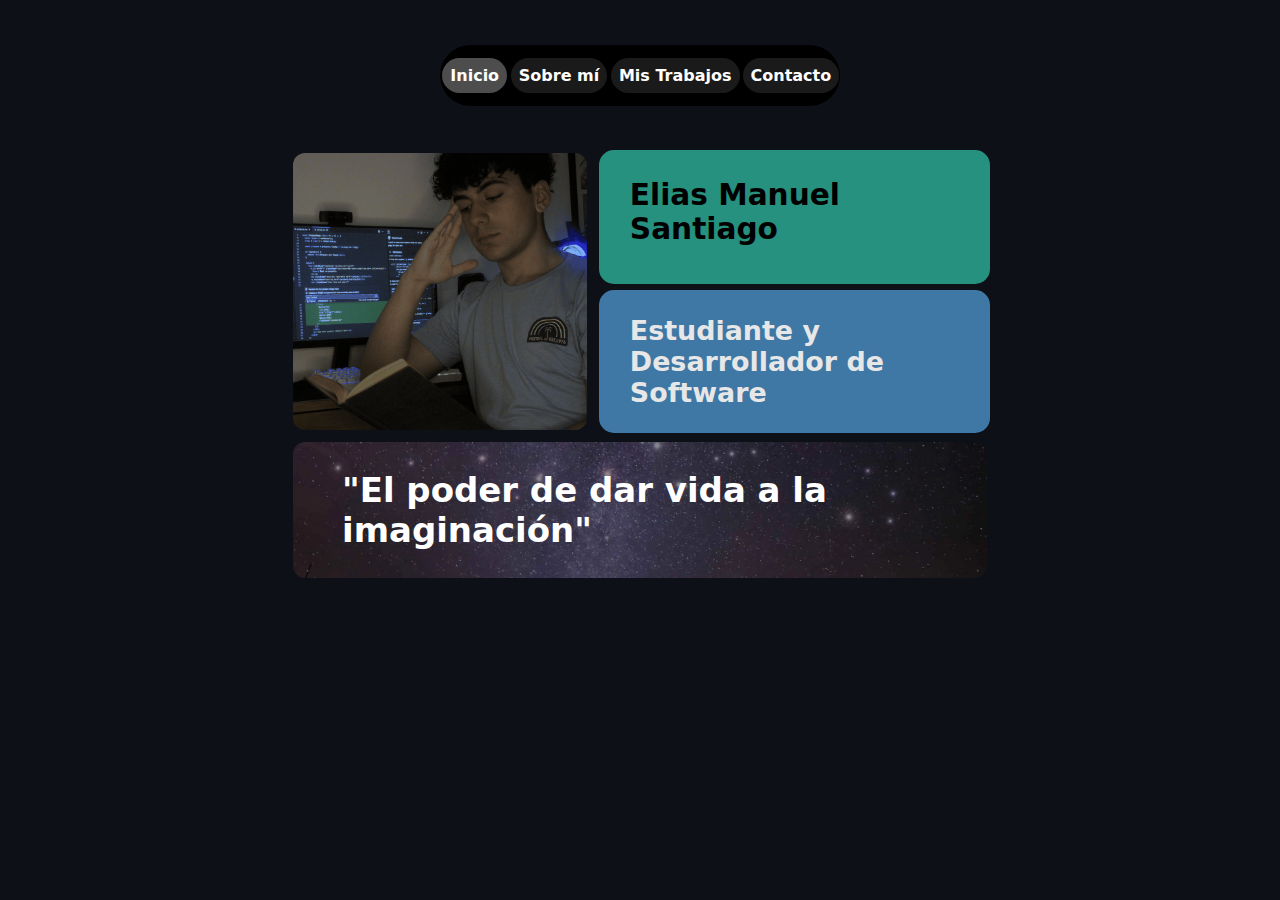
<file: index.html>
<!DOCTYPE html>
<html lang="es">
<head>
    <meta charset="UTF-8">
    <meta name="viewport" content="width=device-width, initial-scale=1.0">
    <link rel="stylesheet" href="style.css">
    <title>Portafolio</title>
</head>
<body>
    <header>
        <a href="index.html"><p class="nav" id="here">Inicio</p></a>
        <a href="about.html"><p class="nav">Sobre mí</p></a>
        <a href="works.html"><p class="nav">Mis Trabajos</p></a>
        <a href="contact.html"><p class="nav">Contacto</p></a>
    </header>
    <main>
        <section class="grid-container">
            <div class="grid" id="grid1"></div>
            <div class="grid" id="grid2">
                <h2 id="grid2_text">Elias Manuel <br>Santiago</h2>
            </div>
            <div class="grid" id="grid3">
                <h2 id="grid3_text">Estudiante y Desarrollador de Software</h2>
            </div>
            <div class="grid" id="grid4">
                <h2 id="grid4_text">"El poder de dar vida a la imaginación"</h2>
            </div>
        </section>
    </main>
    <script src="script.js"></script>
</body>
</html>
</file>
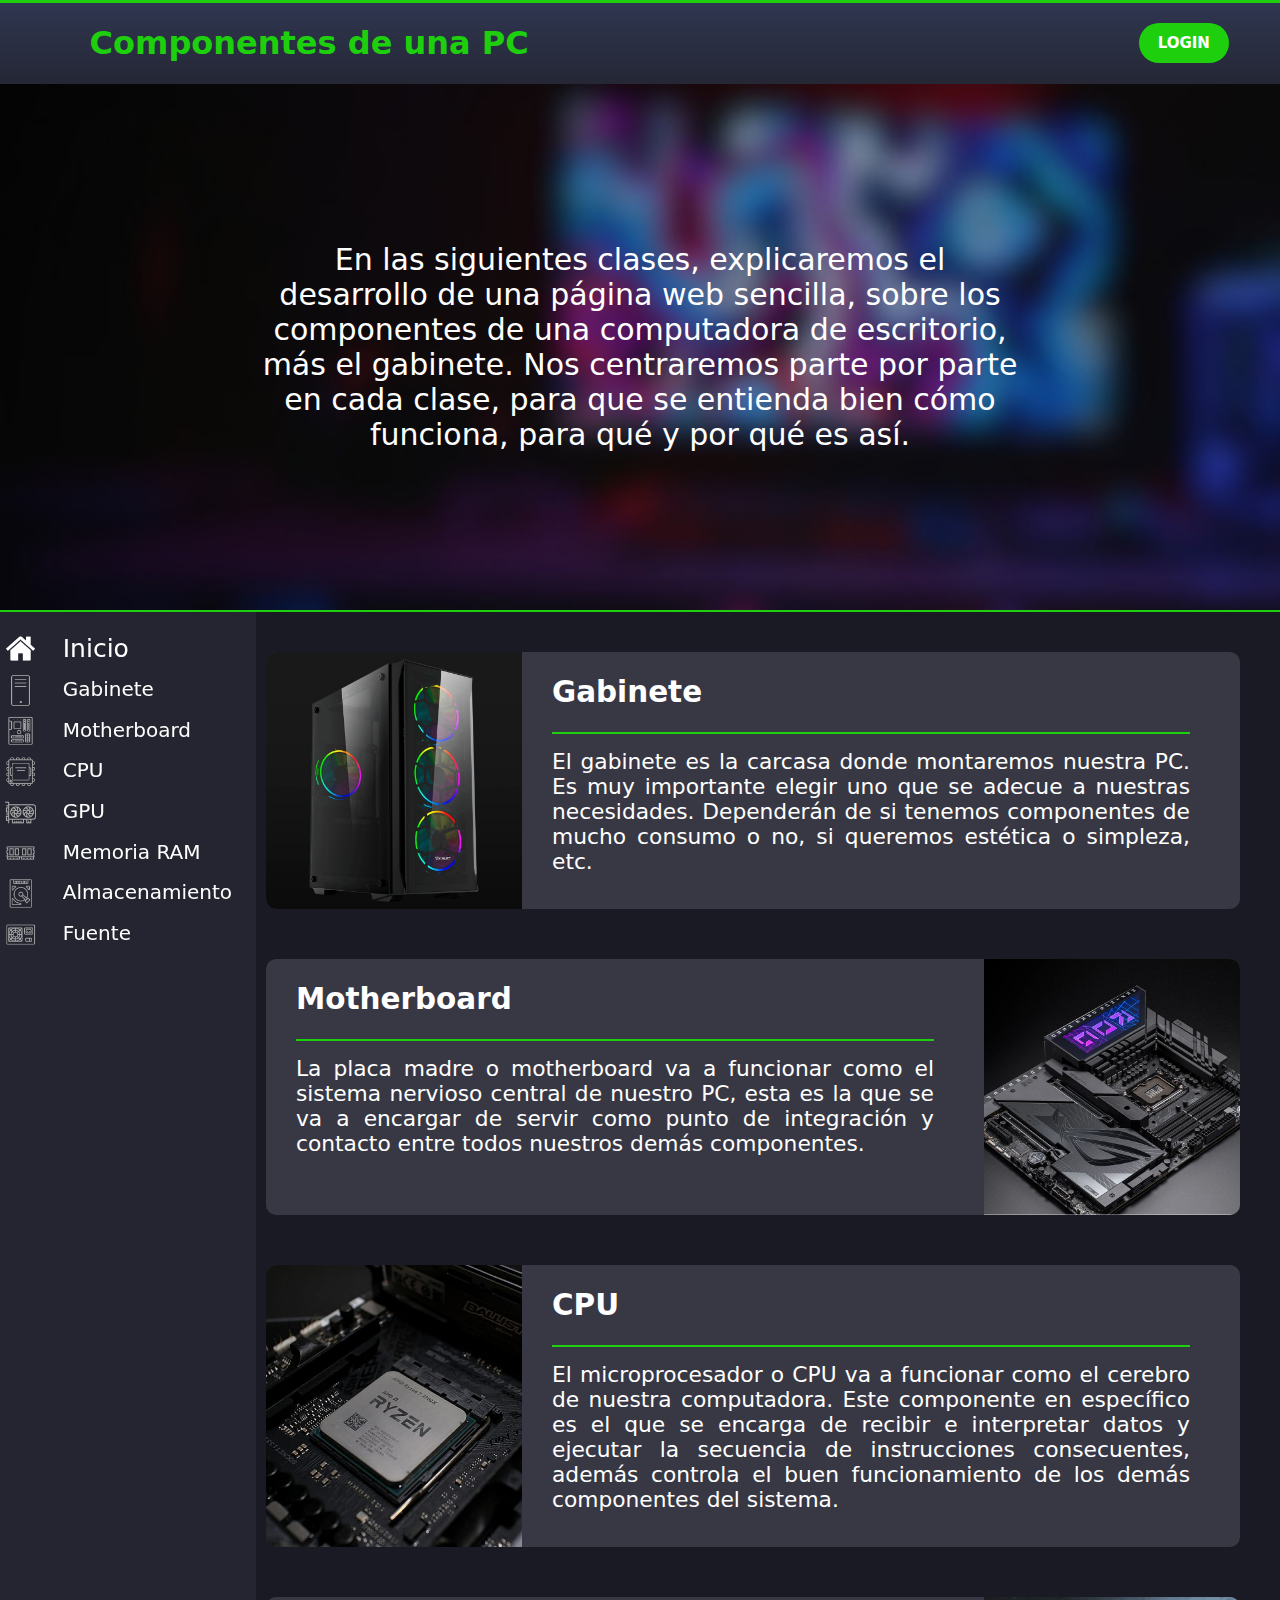
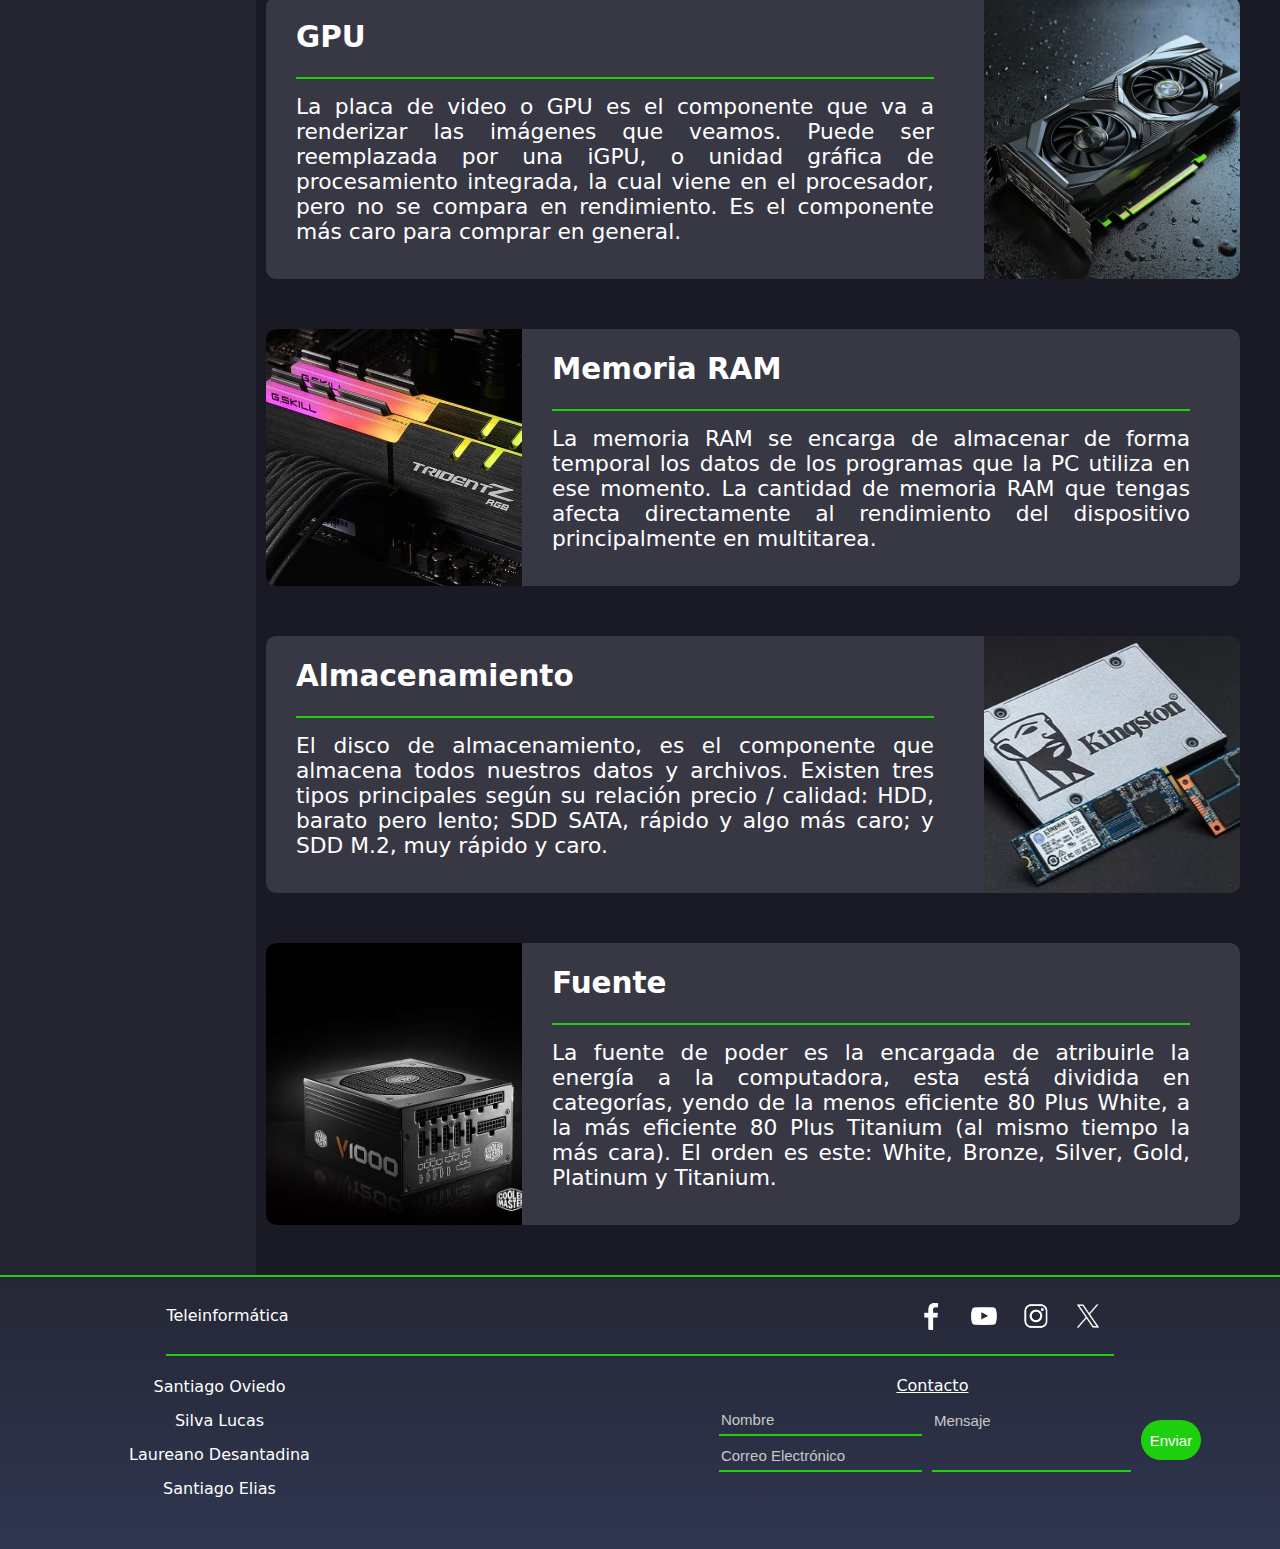
<file: Componentes/index.html>
<!DOCTYPE html>
<html lang="en">
<head>
    <meta charset="UTF-8">
    <meta name="viewport" content="width=device-width, initial-scale=1.0">
    <link rel="stylesheet" href="estilos.css">
    <link rel="shortcut icon" href="img/icon.png" type="image/x-icon">
    <title>Clase 8</title>
</head>
<body>
    <!--Header-->
    <header id="header">
        <h1>Componentes de una PC</h1>
        <button onclick="location.href='vistas/login.html'" id="login_button">LOGIN</button>
    </header>
    <!--Contenido principal-->
    <main>
        <!--Texto de introducción-->
        <div id="inicio">
            <p id="inicioText">En las siguientes clases, explicaremos el desarrollo de una página web sencilla, 
                sobre los componentes de una computadora de escritorio, más el gabinete. Nos centraremos parte 
                por parte en cada clase, para que se entienda bien cómo funciona, para qué y por qué es así. 
            </p>
        </div>

        <!--Información principal-->
        <div id="principal">
            <!--Barra de navegación-->
            <nav id="nav">
                <div id="navList">
                    <a href="#header"><img src="img/home_icon.png" alt="" id="comp_icon"><p style="font-size: 25px;" class="comp_index">Inicio</p></a>
                    <a href="#art1"><img src="img/gabinete_icon.png" alt="" id="comp_icon"><p class="comp_index">Gabinete</p></a>
                    <a href="#art2"><img src="img/motherboard_icon.png" alt="" id="comp_icon"><p class="comp_index">Motherboard</p></a>
                    <a href="#art3"><img src="img/cpu_icon.png" alt="" id="comp_icon"><p class="comp_index">CPU</p></a>
                    <a href="#art4"><img src="img/gpu_icon.png" alt="" id="comp_icon"><p class="comp_index">GPU</p></a>
                    <a href="#art5"><img src="img/ram_icon.png" alt="" id="comp_icon"><p class="comp_index">Memoria RAM</p></a>
                    <a href="#art6"><img src="img/disco_icon.png" alt="" id="comp_icon"><p class="comp_index">Almacenamiento</p></a>
                    <a href="#art7"><img src="img/fuente_icon.png" alt="" id="comp_icon"><p class="comp_index">Fuente</p></a>
                </div>
            </nav>

            <!--Sección de componentes-->
            <section id="section_main">

                <!--Primer componente-->
                <h1><span id="art1"></span></h1>
                <section class="comp">
                        <img src="img/gabinete.jpg" class="imagen_componente" alt="">
                    <section class="comp_content">
                        <h2 class="titulo_comp">Gabinete</h2>
                        <p class="text_componente">
                            El gabinete es la carcasa donde montaremos nuestra PC. Es muy importante elegir uno que se adecue a nuestras necesidades. Dependerán de si tenemos componentes de mucho consumo o no, si queremos estética o simpleza, etc.
                        </p>
                    </section>
                </section>

                <!--Segundo componente-->
                <h1><span id="art2"></span></h1>
                <section class="comp">
                    <section class="comp_content">
                        <h2 class="titulo_comp">Motherboard</h2>
                        <p class="text_componente">
                            La placa madre o motherboard va a funcionar como el sistema nervioso central de nuestro PC, 
                            esta es la que se va a encargar de servir como punto de integración y contacto entre todos 
                            nuestros demás componentes.
                        </p>
                    </section>
                    <img src="img/motherboard.jpg" class="imagen_componente" alt="">
                </section>

                <!--Tercer componente-->
                <h1><span id="art3"></span></h1>
                <section class="comp">
                    <img src="img/procesador.jpg" class="imagen_componente" alt="">
                    <section class="comp_content">
                        <h2 class="titulo_comp">CPU</h2>
                        <p class="text_componente">
                            El microprocesador o CPU va a funcionar como el cerebro de nuestra computadora. 
                            Este componente en específico es el que se encarga de recibir e interpretar datos y 
                            ejecutar la secuencia de instrucciones consecuentes, además controla el buen funcionamiento
                            de los demás componentes del sistema.
                        </p>
                    </section>
                </section>

                <!--Cuarto componente-->
                <h1><span id="art4"></span></h1>
                <section class="comp">
                    <section class="comp_content">
                        <h2 class="titulo_comp">GPU</h2>
                        <p class="text_componente">
                            La placa de video o GPU es el componente que va a renderizar las imágenes que veamos. 
                            Puede ser reemplazada por una iGPU, o unidad gráfica de procesamiento integrada, la cual viene en el procesador, pero no se compara en rendimiento. Es el componente más caro para comprar en general.
                    </section>
                    <img src="img/gpu.avif" class="imagen_componente" alt="">
                </section>

                <!--Quinto componente-->
                <h1><span id="art5"></span></h1>
                <section class="comp">
                    <img src="img/ram.jpg" class="imagen_componente" alt="">
                    <section class="comp_content">
                        <h2 class="titulo_comp">Memoria RAM</h2>
                        <p class="text_componente">
                            La memoria RAM se encarga de almacenar de forma temporal los datos de los programas que la PC utiliza en 
                            ese momento. La cantidad de memoria RAM que tengas afecta directamente al rendimiento del dispositivo principalmente en multitarea.
                        </p>
                    </section>
                </section>

                <!--Sexto componente-->
                <h1><span id="art6"></span></h1>
                <section class="comp">
                    <section class="comp_content">
                        <h2 class="titulo_comp">Almacenamiento</h2>
                        <p class="text_componente">
                            El disco de almacenamiento, es el componente que almacena todos nuestros datos y archivos. Existen tres tipos principales según su relación precio / calidad: HDD, barato pero lento; SDD SATA, rápido y algo más caro; y SDD M.2, muy rápido y caro.
                        </p>
                    </section>
                    <img src="img/disco.jpg" class="imagen_componente" alt="">
                </section>

                <!--Séptimo componente-->
                <h1><span id="art7"></span></h1>
                <section class="comp">
                    <img src="img/fuente.jpg" class="imagen_componente" alt="">
                    <section class="comp_content">
                           <h2 class="titulo_comp">Fuente</h2>
                        <p class="text_componente">
                            La fuente de poder es la encargada de atribuirle la energía a la computadora, 
                            esta está dividida en categorías, yendo de la menos eficiente 80 Plus White, a la más eficiente 80 Plus Titanium (al mismo tiempo la más cara). El orden es este: White, Bronze, Silver, Gold, Platinum y Titanium.       
                        </p>
                    </section>
                </section>
            </section>
        </div>
    </main>

    <!--Footer-->
    <footer>
        <section id="foot_sec_1">
            <p>Teleinformática</p>
            <div id="footer_img_div">
                <a href="https://facebook.com" target="_blank"><img src="img/facebook.png" class="footer_img" alt=""></a>
                <a href="https://youtube.com" target="_blank"><img src="img/youtube.png" class="footer_img" alt=""></a>
                <a href="https://www.instagram.com/" target="_blank"><img src="img/ig.png" class="footer_img" alt=""></a>
                <a href="https://x.com" target="_blank"><img src="img/x.png" class="footer_img" alt=""></a>
            </div>
        </section>
        <section id="foot_sec_2">
            <div id="nombres">
                <ul>
                    <li id="name">Santiago Oviedo</li>
                    <li id="name">Silva Lucas</li>
                    <li id="name">Laureano Desantadina</li>
                    <li id="name">Santiago Elias</li>
                </ul>
            </div>

            <div id="form_container">
                <div id="text_contacto">Contacto</div>
                <form class="form">
                    <div id="form_part1">
                        <div class="campo">
                            <input type="text" placeholder="Nombre" required>
                        </div>
                        <div class="campo">
                            <input type="email" placeholder="Correo Electrónico" required>
                        </div>
                    </div>
                    <div id="form_part2">
                        <div class="campo">
                            <textarea id="textarea" placeholder="Mensaje"></textarea required>
                        </div>
                    </div>
                    <div id="form_part3">
                        <div class="boton_container">
                            <input id="boton" type="submit" value="Enviar">
                        </div>
                    </div>
                </form>
            </div>
        </section>
    </footer>
</body>
</html>
</file>
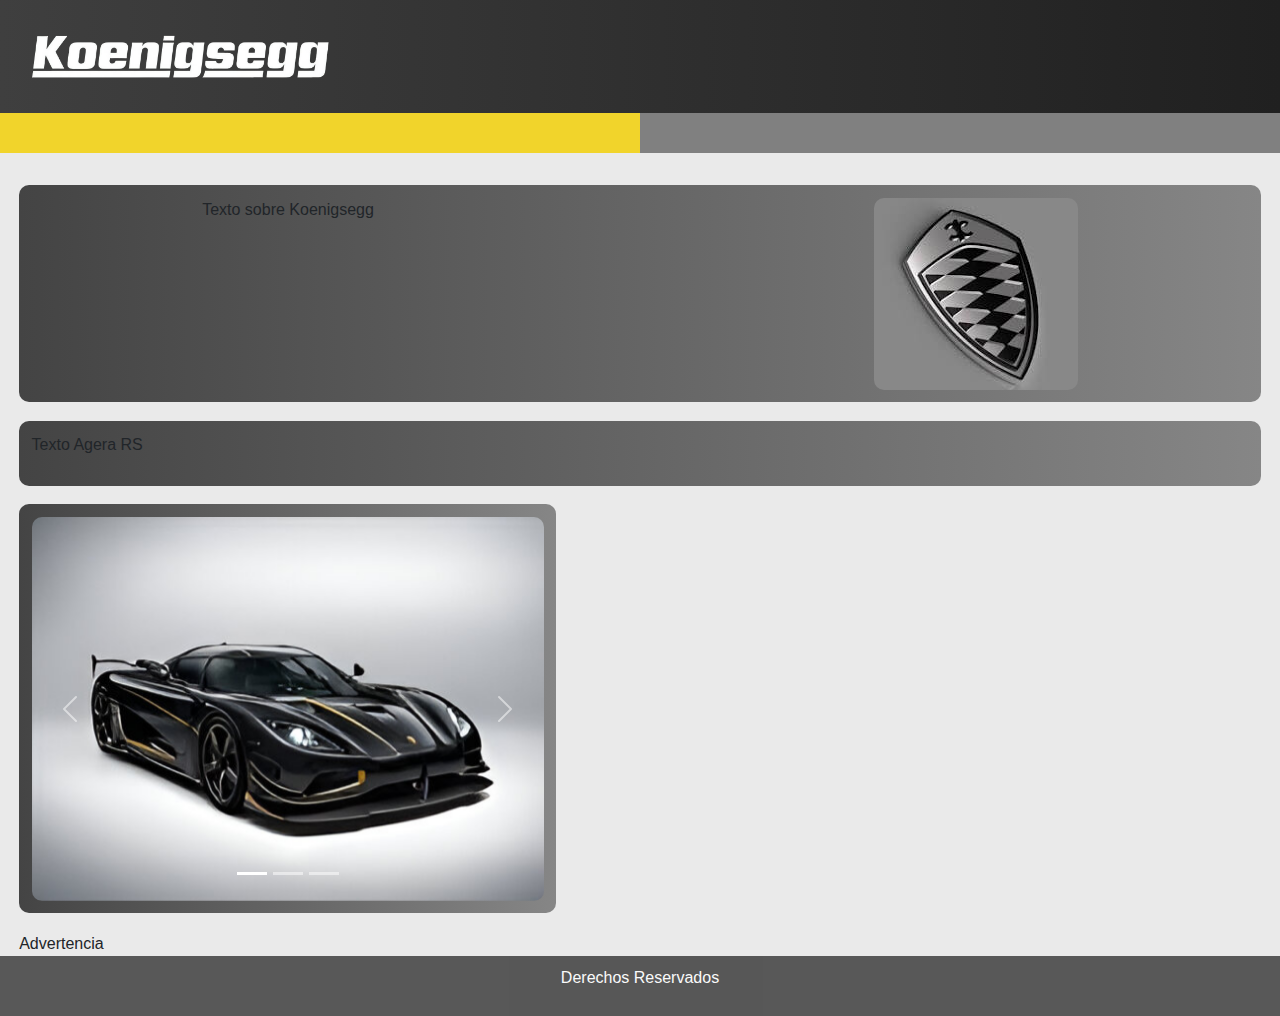
<file: koenigsegg/index.html>
<!DOCTYPE html>
<html lang="es">
<head>
    <meta charset="UTF-8">
    <meta name="viewport" content="width=device-width, initial-scale=1.0">
    <link href="https://cdn.jsdelivr.net/npm/bootstrap@5.3.3/dist/css/bootstrap.min.css" rel="stylesheet" integrity="sha384-QWTKZyjpPEjISv5WaRU9OFeRpok6YctnYmDr5pNlyT2bRjXh0JMhjY6hW+ALEwIH" crossorigin="anonymous">
    <link rel="stylesheet" href="style.css">
    <title>Koenigsegg</title>
</head>
<body>
    <header>
        <img class="logotext" src="img/texto.png" alt="">
    </header>
    <progress id="pageProgress" style="width: 100%; margin: 0; border-radius: 0;" max="100" value="50"></progress>
    <main>
        <section>
            <div class="about">
                <p class="aboutText">Texto sobre Koenigsegg</p>
                <img class="logo" src="img/logo.jpeg" alt="">
            </div>
        </section>
        <section>
            <div>
                <p>Texto Agera RS</p>
            </div>
        </section>
        <section class="bookshelf">
            <div id="carouselExampleIndicators" class="carousel slide" style="width: 40vw;">
            <div class="carousel-indicators">
              <button type="button" data-bs-target="#carouselExampleIndicators" data-bs-slide-to="0" class="active" aria-current="true" aria-label="Slide 1"></button>
              <button type="button" data-bs-target="#carouselExampleIndicators" data-bs-slide-to="1" aria-label="Slide 2"></button>
              <button type="button" data-bs-target="#carouselExampleIndicators" data-bs-slide-to="2" aria-label="Slide 3"></button>
            </div>
            <div class="carousel-inner" style=" border-radius: 10px;">
              <div class="carousel-item active">
                <img src="img/agerars-1.jpeg"  style="aspect-ratio: 4/3;" class="d-block w-100" alt="...">
              </div>
              <div class="carousel-item">
                <img src="img/agerars-2.jpeg"  style="aspect-ratio: 4/3;" class="d-block w-100" alt="...">
              </div>
              <div class="carousel-item">
                <img src="img/agerars-3.PNG"  style="aspect-ratio: 4/3;" class="d-block w-100" alt="...">
              </div>
            </div>
            <button class="carousel-control-prev" type="button" data-bs-target="#carouselExampleIndicators" data-bs-slide="prev">
              <span class="carousel-control-prev-icon" aria-hidden="true"></span>
              <span class="visually-hidden">Previous</span>
            </button>
            <button class="carousel-control-next" type="button" data-bs-target="#carouselExampleIndicators" data-bs-slide="next">
              <span class="carousel-control-next-icon" aria-hidden="true"></span>
              <span class="visually-hidden">Next</span>
            </button>
          </div>
        </section>
        <div class="callout">Advertencia</div>
        <script src="https://cdn.jsdelivr.net/npm/bootstrap@5.3.3/dist/js/bootstrap.bundle.min.js" integrity="sha384-YvpcrYf0tY3lHB60NNkmXc5s9fDVZLESaAA55NDzOxhy9GkcIdslK1eN7N6jIeHz" crossorigin="anonymous"></script>
    </main>
    <footer>
        <p>Derechos Reservados</p>
    </footer>
    <script src="script.js"></script>
</body>
</html>
</file>
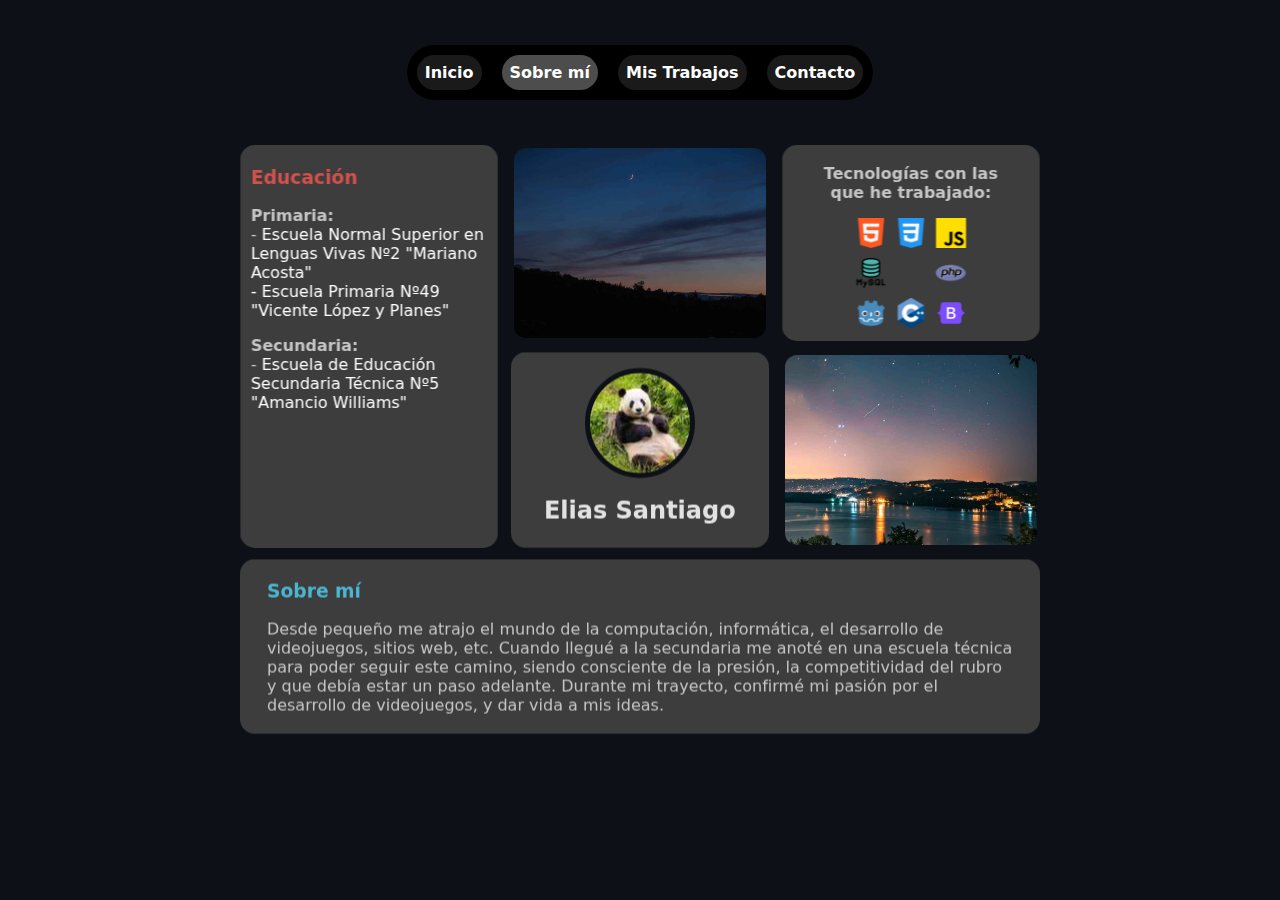
<file: about.html>
<!DOCTYPE html>
<html lang="es">
<head>
    <meta charset="UTF-8">
    <meta name="viewport" content="width=device-width, initial-scale=1.0">
    <link rel="stylesheet" href="style_about.css">
    <title>Portafolio - Sobre mí</title>
</head>
<body>
    <header>
        <a href="index.html"><p class="nav">Inicio</p></a>
        <a href="about.html"><p class="nav" id="here">Sobre mí</p></a>
        <a href="works.html"><p class="nav">Mis Trabajos</p></a>
        <a href="contact.html"><p class="nav">Contacto</p></a>
    </header>
    <main>
        <section class="grid-container">
            <div class="grid" id="grid1">
                <h3 style="color: #d1514c;">Educación</h3>
                <p><strong>Primaria:</strong> <br> - <a href="https://ens2-caba.infd.edu.ar/sitio/" target="_blank">Escuela Normal Superior en Lenguas Vivas Nº2 "Mariano Acosta"</a>
                <br> 
                <a href="https://maps.app.goo.gl/zVSLGK4KK9HUifuA6" target="_blank">- Escuela Primaria Nº49 "Vicente López y Planes"</a><p>
                <p><strong>Secundaria:</strong> <br>- <a href="http://eest5mdp.edu.ar/#/" target="_blank">Escuela de Educación Secundaria Técnica Nº5 "Amancio Williams"</a></p>
           </div>
            <div class="grid" id="grid2"></div>
            <div class="grid" id="grid3">
                <p>Tecnologías con las <br> que he trabajado:</p>
                <div class="tecno_grid">
                    <img onclick="window.open('https://developer.mozilla.org/es/docs/Web/HTML', '_blank')" style="cursor:pointer;" src="img/html-5.png" alt="HTML" id="tecno1">
                    <img onclick="window.open('https://developer.mozilla.org/es/docs/Web/CSS', '_blank')" style="cursor:pointer;" src="img/css-3.png" alt="CSS3" id="tecno2">
                    <img onclick="window.open('https://developer.mozilla.org/es/docs/Web/JavaScript', '_blank')" style="cursor:pointer;" src="img/js.png" alt="JavaScript" id="tecno3">
                    <img onclick="window.open('https://www.mysql.com/', '_blank')" style="cursor:pointer;" src="img/mysql.png" alt="MySql" id="tecno4">
                    <br>
                    <img onclick="window.open('https://www.php.net/', '_blank')" style="cursor:pointer;" src="img/php.png" alt="PHP" id="tecno5">
                    <img onclick="window.open('https://es.wikipedia.org/wiki/C%2B%2B', '_blank')" style="cursor:pointer;" src="img/c-.png" alt="C++" id="tecno6">
                    <img onclick="window.open('https://godotengine.org/', '_blank')" style="cursor:pointer;" src="img/icon_color.png" alt="Godot" id="tecno7">
                    <img onclick="window.open('https://getbootstrap.com/', '_blank')" style="cursor:pointer;" src="img/icons8-oreja-48.png" alt="BootStrap" id="tecno8">
                </div>
            </div>
            <div class="grid" id="grid4">
                <a href="https://github.com/Mayoahamy" target="_blank">
                    <div id="github">
                        <img src="img/Captura.jpg" alt="" id="git_logo">
                        <h2>Elias Santiago</h2>
                    </div>
                </a>
            </div>
            <div class="grid" id="grid5"></div>
            <div class="grid" id="grid6">
                <h3 style="color:#4cb6d1">Sobre mí</h3>
                <p id="text_about">Desde pequeño me atrajo el mundo de la computación, informática, el
                    desarrollo de videojuegos, sitios web, etc.
                    Cuando llegué a la secundaria me anoté en una escuela técnica para poder seguir este camino, siendo consciente de la 
                    presión, la competitividad del rubro y que debía
                    estar un paso adelante.
                    Durante mi trayecto, confirmé mi pasión por el desarrollo de videojuegos, y dar vida a mis ideas.</p>
            </div>
        </section>
    </main>
    <script src="script.js"></script>
</body>
</html>
</file>
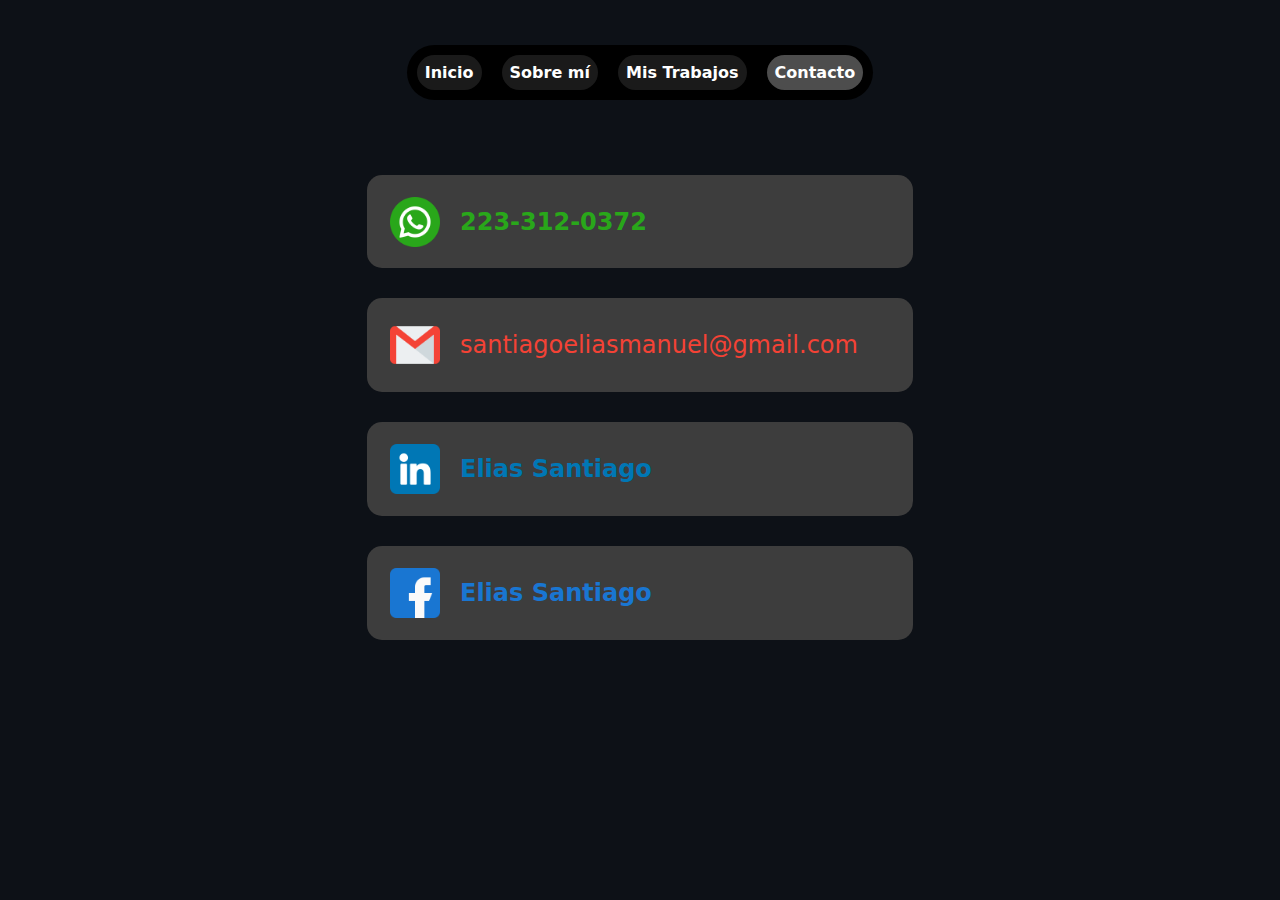
<file: contact.html>
<!DOCTYPE html>
<html lang="es">
<head>
    <meta charset="UTF-8">
    <meta name="viewport" content="width=device-width, initial-scale=1.0">
    <link rel="stylesheet" href="style_contact.css">
    <title>Portafolio - Contacto</title>
</head>
<body>
    <header>
        <a href="index.html"><p class="nav">Inicio</p></a>
        <a href="about.html"><p class="nav">Sobre mí</p></a>
        <a href="works.html"><p class="nav">Mis Trabajos</p></a>
        <a href="contact.html"><p class="nav" id="here">Contacto</p></a>
    </header>
    <main>
        <section onclick="window.open('tel:2233120372')" style="cursor:pointer;" id="whatsapp">
            <img src="img/whatsapp.png" alt="">
            <h2>223-312-0372</h2>
        </section>
        <section onclick="window.open('mailto:santiagoeliasmanuel@gmail.com')" style="cursor:pointer;" id="gmail">
            <img src="img/gmail.png" alt="">
            <h2>santiagoeliasmanuel@gmail.com</h2>
        </section>
        <section onclick="window.open('https://www.linkedin.com/in/elias-manuel-santiago-1a319a33b/')" style="cursor:pointer;" id="linkedin">
            <img src="img/linkedin.png" alt="">
            <h2>Elias Santiago</h2>
        </section>
        <section onclick="window.open('https://www.facebook.com/')" style="cursor:pointer;" id="facebook">
            <img src="img/facebook.png" alt="">
            <h2>Elias Santiago</h2>
        </section>
    </main>
    <script src="script.js"></script>
</body>
</html>
</file>
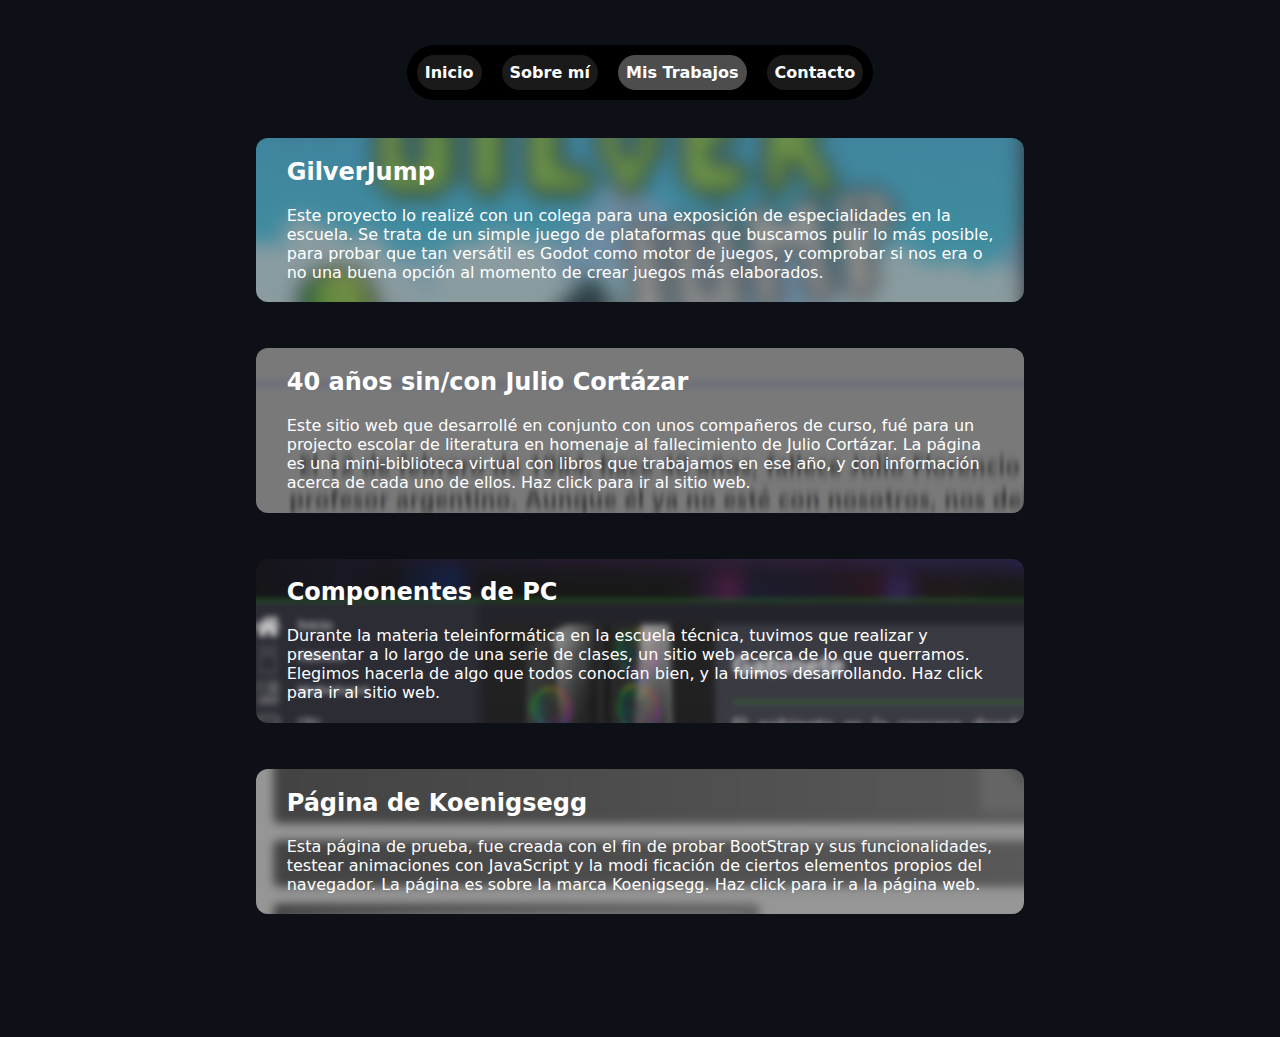
<file: works.html>
<!DOCTYPE html>
<html lang="es">
<head>
    <meta charset="UTF-8">
    <meta name="viewport" content="width=device-width, initial-scale=1.0">
    <link rel="stylesheet" href="style_works.css">
    <title>Portafolio - Trabajos</title>
</head>
<body>
    <header>
        <a href="index.html"><p class="nav">Inicio</p></a>
        <a href="about.html"><p class="nav">Sobre mí</p></a>
        <a href="works.html"><p class="nav" id="here">Mis Trabajos</p></a>
        <a href="contact.html"><p class="nav">Contacto</p></a>
    </header>
    <main>
        <section class="project1">
            <div class="project_text">
                <h2>GilverJump</h2>
                <p>Este proyecto lo realizé con un colega para una exposición de especialidades en la escuela. Se trata de un simple juego de plataformas que buscamos
                    pulir lo más posible, para probar que tan versátil es Godot como motor de juegos, y comprobar si nos era o no una buena opción al momento de crear
                    juegos más elaborados.
                </p>
            </div>
        </section>
        <section class="project2" onclick="window.open('https://mayoahamy.github.io/Cortazar', '_blank')" style="cursor:pointer;">
            <div class="project_text">
                <h2>40 años sin/con Julio Cortázar</h2>
                <p>Este sitio web que desarrollé en conjunto con unos compañeros de curso, fué para un projecto escolar de literatura en homenaje al fallecimiento de Julio
                    Cortázar. La página es una mini-biblioteca virtual con libros que trabajamos en ese año, y con información acerca de cada uno de ellos. Haz click para
                    ir al sitio web.
                </p>
            </div>
        </section>
        <section class="project3" onclick="window.open('Componentes/vistas/login.html', '_blank')" style="cursor:pointer;" >
            <div class="project_text">
                <h2>Componentes de PC</h2>
                <p>
                    Durante la materia teleinformática en la escuela técnica, tuvimos que realizar y presentar a lo largo de una serie de clases, un sitio web acerca de lo 
                    que querramos. Elegimos hacerla de algo que todos conocían bien, y la fuimos desarrollando. Haz click para ir al sitio web.
                </p>
            </div>
        </section>
        <section class="project4" onclick="window.open('koenigsegg/index.html', '_blank')" style="cursor:pointer;">
            <div class="project_text">
                <h2>Página de Koenigsegg</h2>
                <p>
                    Esta página de prueba, fue creada con el fin de probar BootStrap y sus funcionalidades, testear animaciones con JavaScript y la modi
                    ficación de ciertos elementos propios del navegador. La página es sobre la marca Koenigsegg. Haz click para ir a la página web.
                </p>
            </div>
        </section>
    </main>
    <script src="script.js"></script>
</body>
</html>
</file>
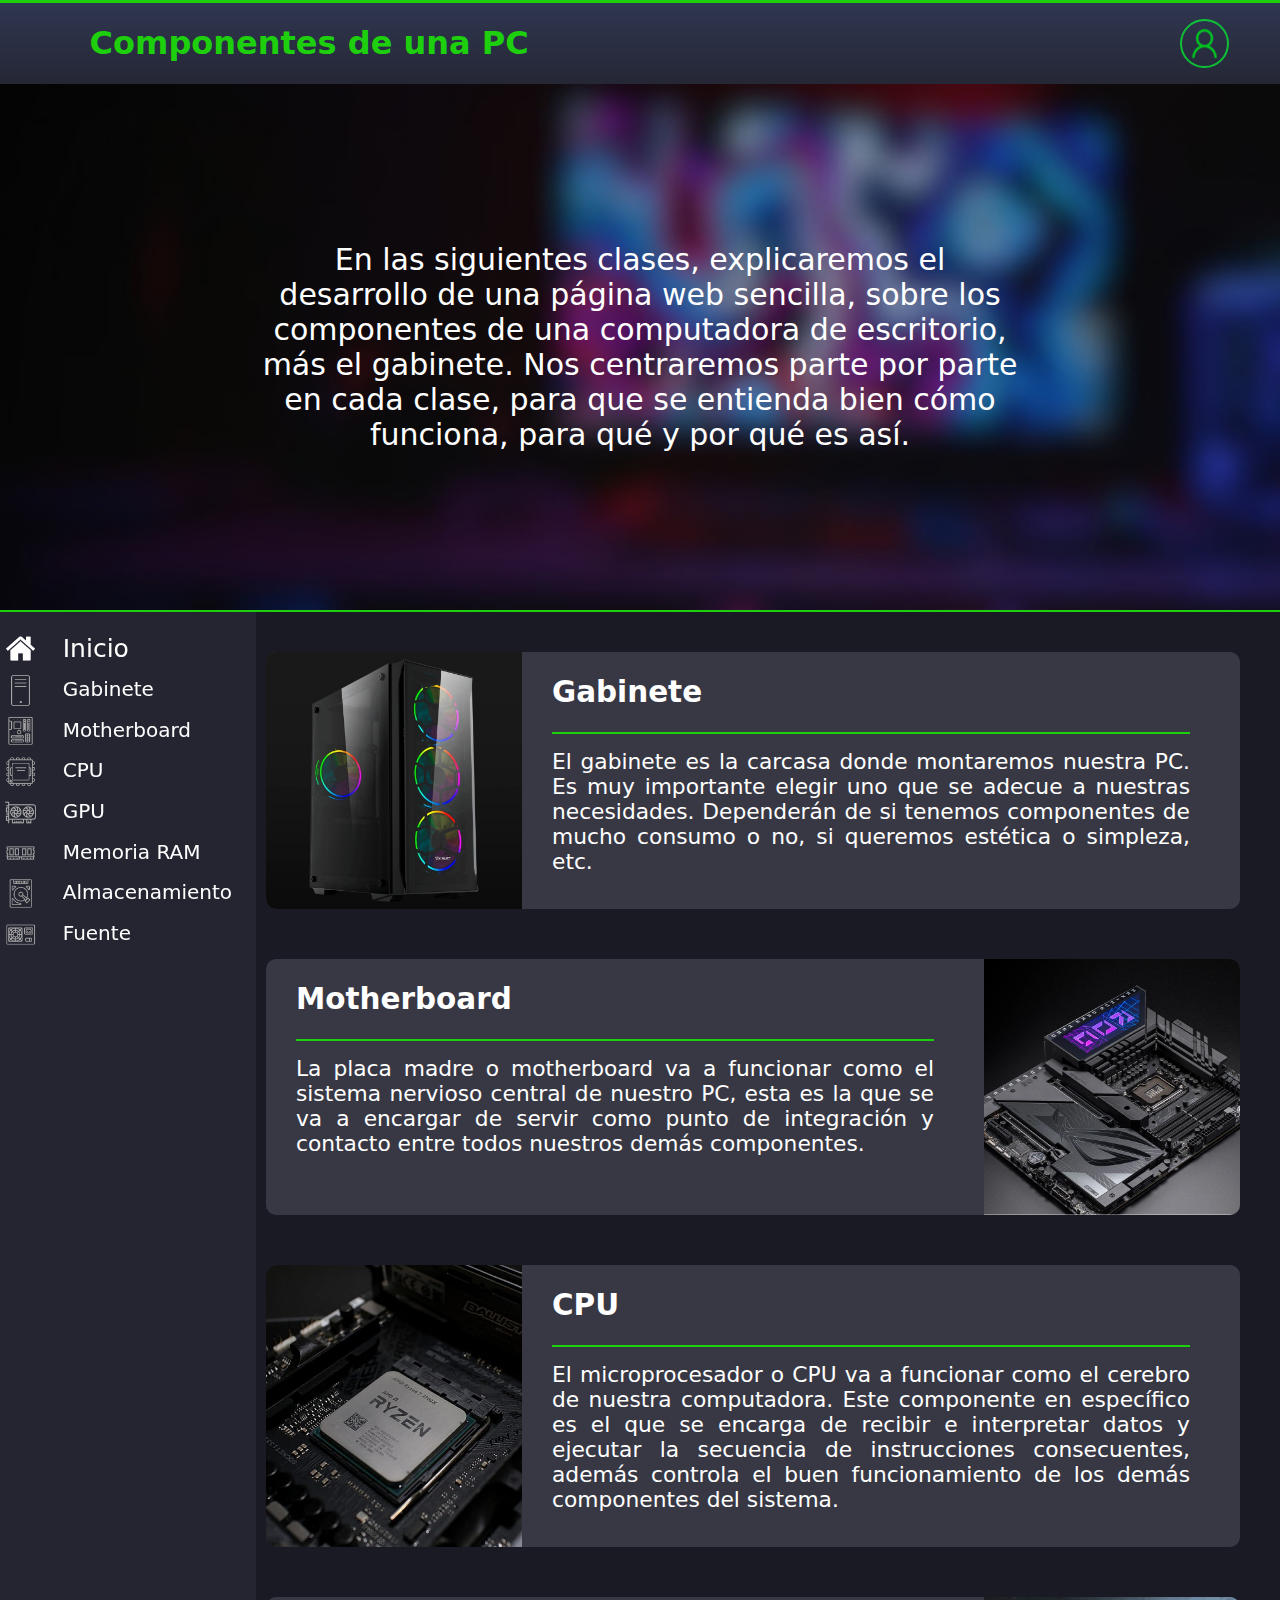
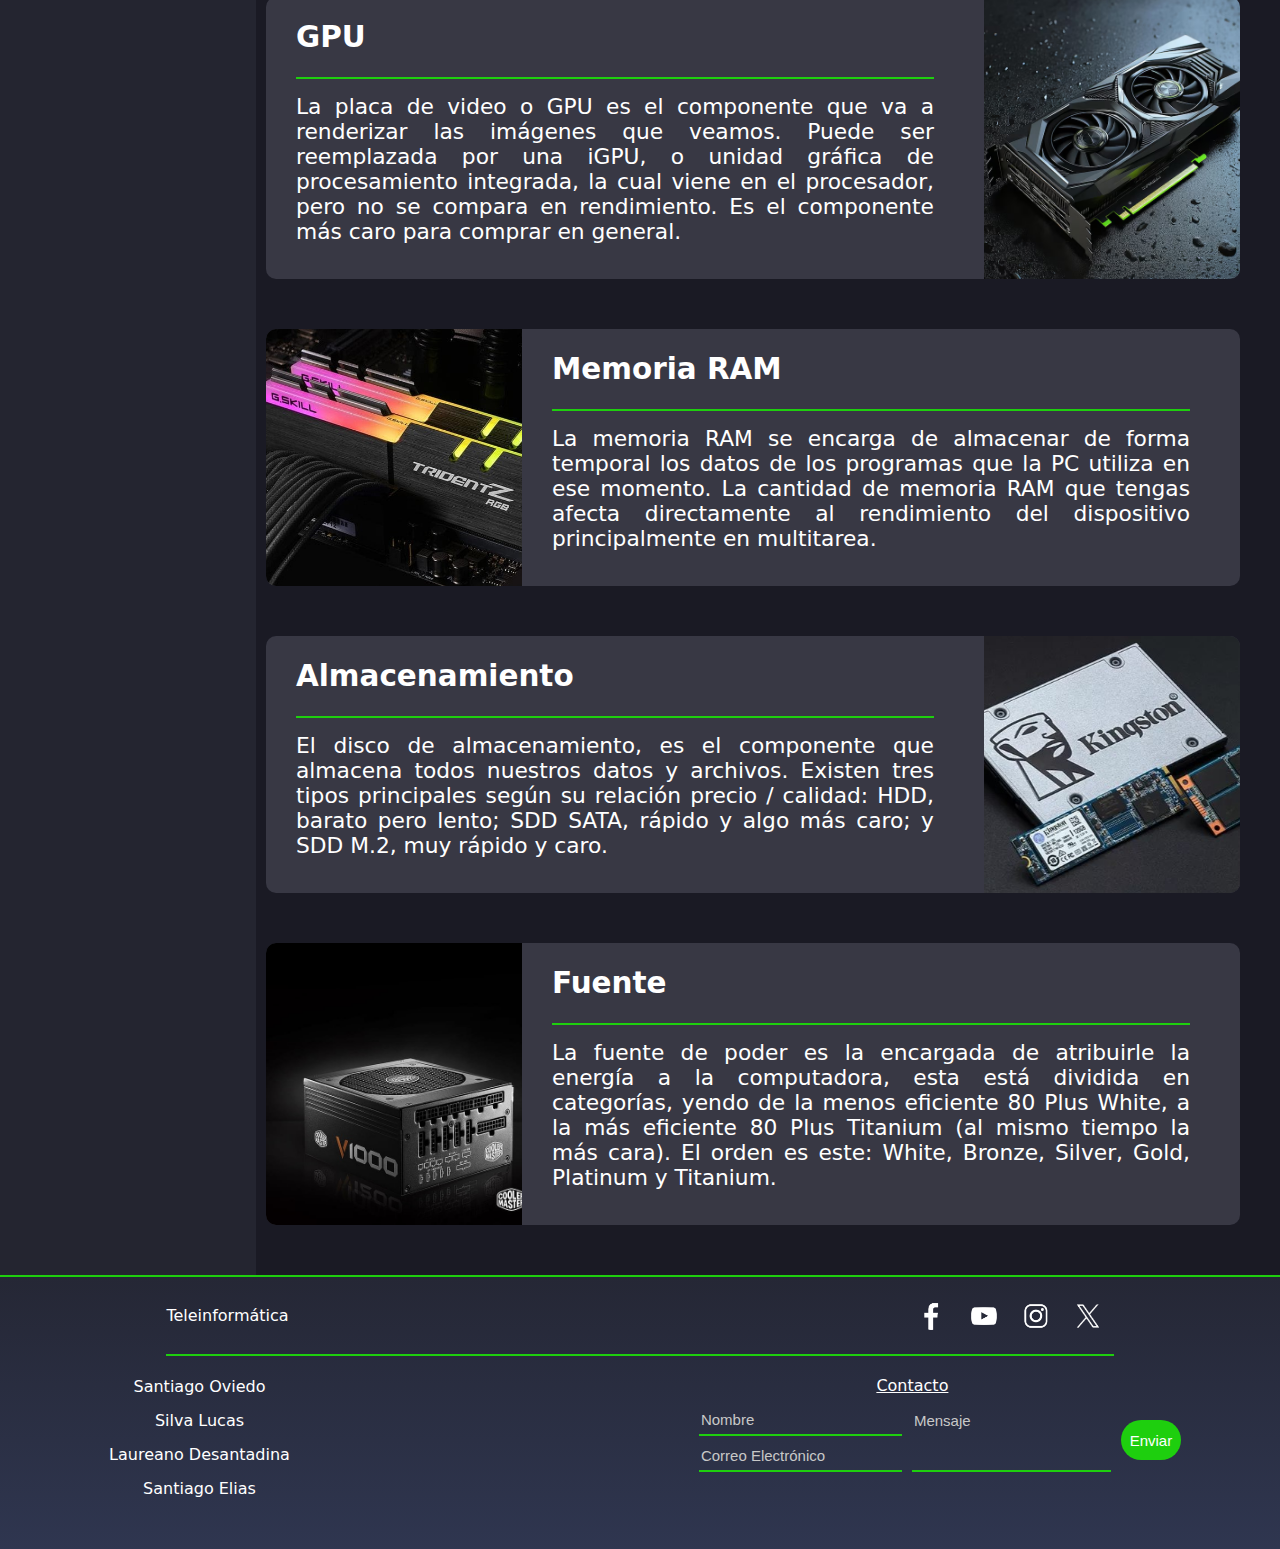
<file: Componentes/index2.html>
<!DOCTYPE html>
<html lang="en">
<head>
    <meta charset="UTF-8">
    <meta name="viewport" content="width=device-width, initial-scale=1.0">
    <link rel="stylesheet" href="estilos2.css">
    <link rel="shortcut icon" href="img/icon.png" type="image/x-icon">
    <script src="script.js"></script>
    <title>Clase 8</title>
</head>
<body>
    <!--Header-->
    <header id="header">
        <h1>Componentes de una PC</h1>
        <img id="user" onclick="menuToggle()" src="img/user.png" alt="">
    </header>
    <div class="user_menu">
        <h3>Usuario</h3>
        <ul>
            <li>
                <a class="user_text" href="#">Mi usuario</a>
            </li>
            <li>
                <a class="user_text" href="#">Editar perfil</a>
            </li>
            <li>
                <a class="user_text" href="#">Ajustes</a>
            </li>
            <li>
                <a class="user_text" href="#">Ayuda</a>
            </li>
            <li>
                <a id="logout" href="index.html">Log out</a>
            </li>
        </ul>
    </div>
    <!--Contenido principal-->
    <main>
        <!--Texto de introducción-->
        <div id="inicio">
            <p id="inicioText">En las siguientes clases, explicaremos el desarrollo de una página web sencilla, 
                sobre los componentes de una computadora de escritorio, más el gabinete. Nos centraremos parte 
                por parte en cada clase, para que se entienda bien cómo funciona, para qué y por qué es así. 
            </p>
        </div>

        <!--Información principal-->
        <div id="principal">
            <!--Barra de navegación-->
            <nav id="nav">
                <div id="navList">
                    <a href="#header"><img src="img/home_icon.png" alt="" id="comp_icon"><p style="font-size: 25px;" class="comp_index">Inicio</p></a>
                    <a href="#art1"><img src="img/gabinete_icon.png" alt="" id="comp_icon"><p class="comp_index">Gabinete</p></a>
                    <a href="#art2"><img src="img/motherboard_icon.png" alt="" id="comp_icon"><p class="comp_index">Motherboard</p></a>
                    <a href="#art3"><img src="img/cpu_icon.png" alt="" id="comp_icon"><p class="comp_index">CPU</p></a>
                    <a href="#art4"><img src="img/gpu_icon.png" alt="" id="comp_icon"><p class="comp_index">GPU</p></a>
                    <a href="#art5"><img src="img/ram_icon.png" alt="" id="comp_icon"><p class="comp_index">Memoria RAM</p></a>
                    <a href="#art6"><img src="img/disco_icon.png" alt="" id="comp_icon"><p class="comp_index">Almacenamiento</p></a>
                    <a href="#art7"><img src="img/fuente_icon.png" alt="" id="comp_icon"><p class="comp_index">Fuente</p></a>
                </div>
            </nav>

            <!--Sección de componentes-->
            <section id="section_main">

                <!--Primer componente-->
                <h1><span id="art1"></span></h1>
                <section class="comp">
                        <img src="img/gabinete.jpg" class="imagen_componente" alt="">
                    <section class="comp_content">
                        <h2 class="titulo_comp">Gabinete</h2>
                        <p class="text_componente">
                            El gabinete es la carcasa donde montaremos nuestra PC. Es muy importante elegir uno que se adecue a nuestras necesidades. Dependerán de si tenemos componentes de mucho consumo o no, si queremos estética o simpleza, etc.
                        </p>
                    </section>
                </section>

                <!--Segundo componente-->
                <h1><span id="art2"></span></h1>
                <section class="comp">
                    <section class="comp_content">
                        <h2 class="titulo_comp">Motherboard</h2>
                        <p class="text_componente">
                            La placa madre o motherboard va a funcionar como el sistema nervioso central de nuestro PC, 
                            esta es la que se va a encargar de servir como punto de integración y contacto entre todos 
                            nuestros demás componentes.
                        </p>
                    </section>
                    <img src="img/motherboard.jpg" class="imagen_componente" alt="">
                </section>

                <!--Tercer componente-->
                <h1><span id="art3"></span></h1>
                <section class="comp">
                    <img src="img/procesador.jpg" class="imagen_componente" alt="">
                    <section class="comp_content">
                        <h2 class="titulo_comp">CPU</h2>
                        <p class="text_componente">
                            El microprocesador o CPU va a funcionar como el cerebro de nuestra computadora. 
                            Este componente en específico es el que se encarga de recibir e interpretar datos y 
                            ejecutar la secuencia de instrucciones consecuentes, además controla el buen funcionamiento
                            de los demás componentes del sistema.
                        </p>
                    </section>
                </section>

                <!--Cuarto componente-->
                <h1><span id="art4"></span></h1>
                <section class="comp">
                    <section class="comp_content">
                        <h2 class="titulo_comp">GPU</h2>
                        <p class="text_componente">
                            La placa de video o GPU es el componente que va a renderizar las imágenes que veamos. 
                            Puede ser reemplazada por una iGPU, o unidad gráfica de procesamiento integrada, la cual viene en el procesador, pero no se compara en rendimiento. Es el componente más caro para comprar en general.
                    </section>
                    <img src="img/gpu.avif" class="imagen_componente" alt="">
                </section>

                <!--Quinto componente-->
                <h1><span id="art5"></span></h1>
                <section class="comp">
                    <img src="img/ram.jpg" class="imagen_componente" alt="">
                    <section class="comp_content">
                        <h2 class="titulo_comp">Memoria RAM</h2>
                        <p class="text_componente">
                            La memoria RAM se encarga de almacenar de forma temporal los datos de los programas que la PC utiliza en 
                            ese momento. La cantidad de memoria RAM que tengas afecta directamente al rendimiento del dispositivo principalmente en multitarea.
                        </p>
                    </section>
                </section>

                <!--Sexto componente-->
                <h1><span id="art6"></span></h1>
                <section class="comp">
                    <section class="comp_content">
                        <h2 class="titulo_comp">Almacenamiento</h2>
                        <p class="text_componente">
                            El disco de almacenamiento, es el componente que almacena todos nuestros datos y archivos. Existen tres tipos principales según su relación precio / calidad: HDD, barato pero lento; SDD SATA, rápido y algo más caro; y SDD M.2, muy rápido y caro.
                        </p>
                    </section>
                    <img src="img/disco.jpg" class="imagen_componente" alt="">
                </section>

                <!--Séptimo componente-->
                <h1><span id="art7"></span></h1>
                <section class="comp">
                    <img src="img/fuente.jpg" class="imagen_componente" alt="">
                    <section class="comp_content">
                           <h2 class="titulo_comp">Fuente</h2>
                        <p class="text_componente">
                            La fuente de poder es la encargada de atribuirle la energía a la computadora, 
                            esta está dividida en categorías, yendo de la menos eficiente 80 Plus White, a la más eficiente 80 Plus Titanium (al mismo tiempo la más cara). El orden es este: White, Bronze, Silver, Gold, Platinum y Titanium.       
                        </p>
                    </section>
                </section>
            </section>
        </div>
    </main>

    <!--Footer-->
    <footer>
        <section id="foot_sec_1">
            <p>Teleinformática</p>
            <div id="footer_img_div">
                <a href="https://facebook.com" target="_blank"><img src="img/facebook.png" class="footer_img" alt=""></a>
                <a href="https://youtube.com" target="_blank"><img src="img/youtube.png" class="footer_img" alt=""></a>
                <a href="https://www.instagram.com/" target="_blank"><img src="img/ig.png" class="footer_img" alt=""></a>
                <a href="https://x.com" target="_blank"><img src="img/x.png" class="footer_img" alt=""></a>
            </div>
        </section>
        <section id="foot_sec_2">
            <div id="nombres">
                <ul>
                    <li id="name">Santiago Oviedo</li>
                    <li id="name">Silva Lucas</li>
                    <li id="name">Laureano Desantadina</li>
                    <li id="name">Santiago Elias</li>
                </ul>
            </div>

            <div id="form_container">
                <div id="text_contacto">Contacto</div>
                <form class="form">
                    <div id="form_part1">
                        <div class="campo">
                            <input type="text" placeholder="Nombre" required>
                        </div>
                        <div class="campo">
                            <input type="email" placeholder="Correo Electrónico" required>
                        </div>
                    </div>
                    <div id="form_part2">
                        <div class="campo">
                            <textarea id="textarea" placeholder="Mensaje"></textarea required>
                        </div>
                    </div>
                    <div id="form_part3">
                        <div class="boton_container">
                            <input id="boton" type="submit" value="Enviar">
                        </div>
                    </div>
                </form>
            </div>
        </section>
    </footer>
</body>
</html>
</file>
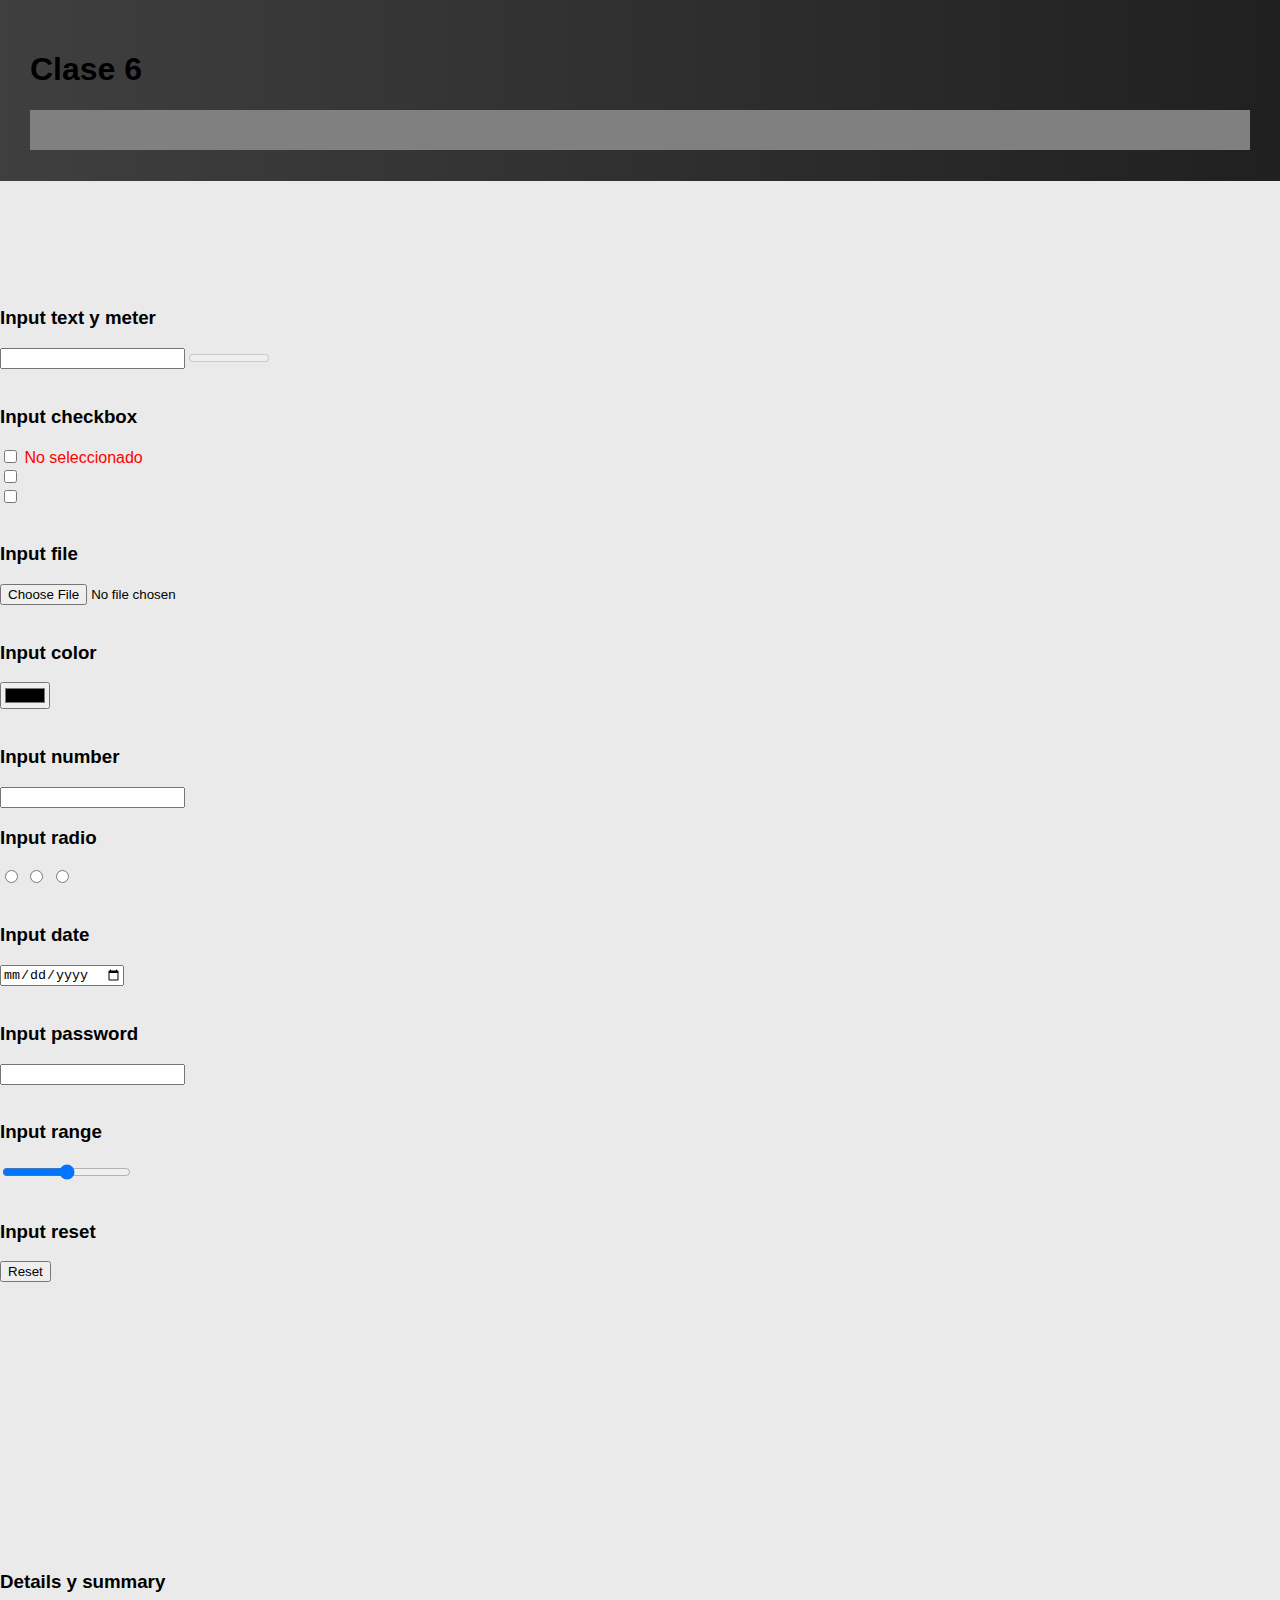
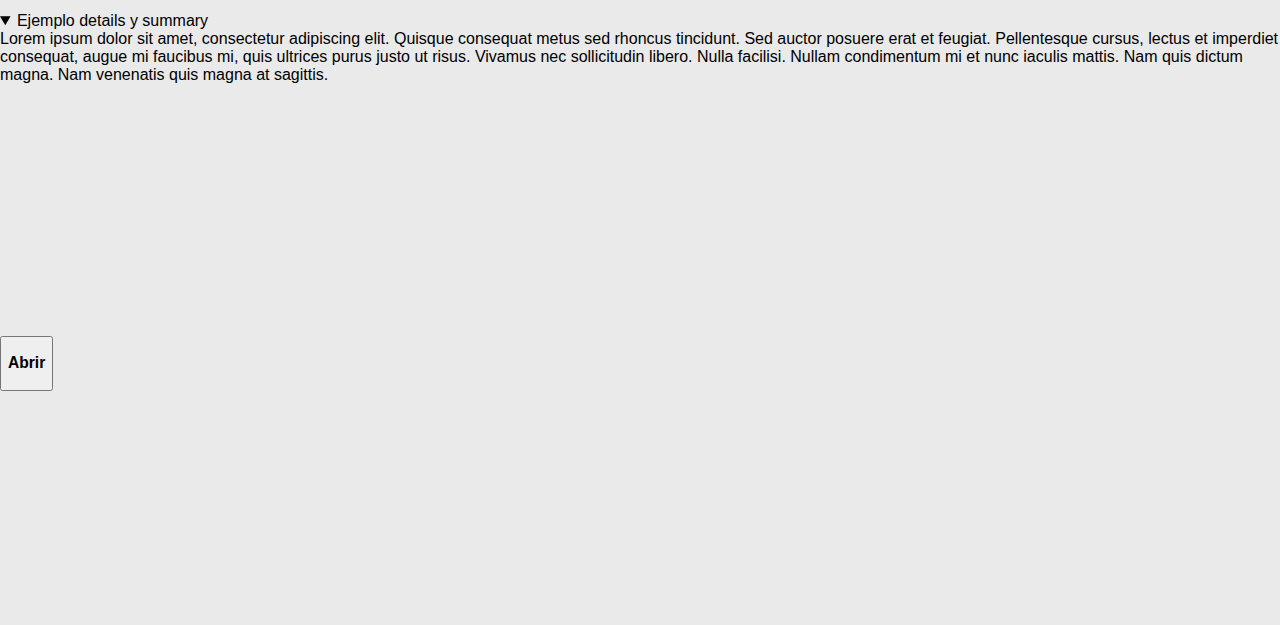
<file: koenigsegg/mama.html>
<!DOCTYPE html>
<html lang="es">
<head>
    <meta charset="UTF-8">
    <meta name="viewport" content="width=device-width, initial-scale=1.0">
    <link rel="stylesheet" href="style.css">
</head>
<body>
    <header id="header">
        <h1>Clase 6</h1>
        <div id="progressbar">
            <progress id="pageProgress" value="0" max="100"></progress>
        </div>
    </header>
    <br><br><br><br><br><br>
    <form method="post" action="/send/">

        <!--Input text-->
        <h3>Input text y meter</h3>
        <input type="text" id="textbox" maxlength="15">
        <meter value="0" min="0" max="15" low="3" high="10" optimum="13"></meter><br><br>

        <!--Input checkbox-->
        <h3>Input checkbox</h3>
        <input type="checkbox" id="checkbox">
        <span id="checker" style="color: red;">No seleccionado</span><br>
        <input type="checkbox"><br>
        <input type="checkbox"><br><br>

        <!--Input file-->
        <h3>Input file</h3>
        <input type="file"><br><br>

        <!--Input color-->
        <h3>Input color</h3>
        <input type="color" id="InputColor"><span id="colorSeleccionado"></span><br><br>

        <!--Input number-->
        <h3>Input number</h3>
        <input type="number">

        <!--Input radio-->
        <h3>Input radio</h3>
        <input type="radio" name="ejemplo">
        <input type="radio" name="ejemplo">
        <input type="radio" name="ejemplo"><br><br>

        <!--Input date-->
        <h3>Input date</h3>
        <input type="date"><br><br>

        <!--Input password-->
        <h3>Input password</h3>
        <input type="password"><br><br>

        <!--Input range-->
        <h3>Input range</h3>
        <input type="range" id="range" min="0" max="500"><span id="rangeText"></span><br><br>

        <!--Input reset-->
        <h3>Input reset</h3>
        <input type="reset"><br><br>


        <br><br><br><br><br><br><br><br><br><br><br><br><br><br>

        <!--Details y summary-->
        <h3>Details y summary</h3>
        <details open>
            <summary>Ejemplo details y summary</summary>
            Lorem ipsum dolor sit amet, consectetur adipiscing elit. Quisque consequat metus sed rhoncus tincidunt. 
            Sed auctor posuere erat et feugiat. Pellentesque cursus, lectus et imperdiet consequat, augue mi faucibus mi, 
            quis ultrices purus justo ut risus. Vivamus nec sollicitudin libero. Nulla facilisi. Nullam condimentum mi et 
            nunc iaculis mattis. Nam quis dictum magna. Nam venenatis quis magna at sagittis. 
        </details>

        <br><br><br><br><br><br><br><br><br><br><br><br><br><br>
    </form>

    <!--Dialog-->
    <dialog>
        <h3>Alerta</h3>
        <button onclick="this.parentElement.close()"><h2>Cerrar</h2></button>
    </dialog>
    
    <!--Button-->
    <button id="dialog" onclick="openDialog()"><h3>Abrir</h3></button>

    <br><br><br><br><br><br><br><br><br><br><br><br><br><br>
    <script src="script.js"></script>
</body>
</html>
</file>
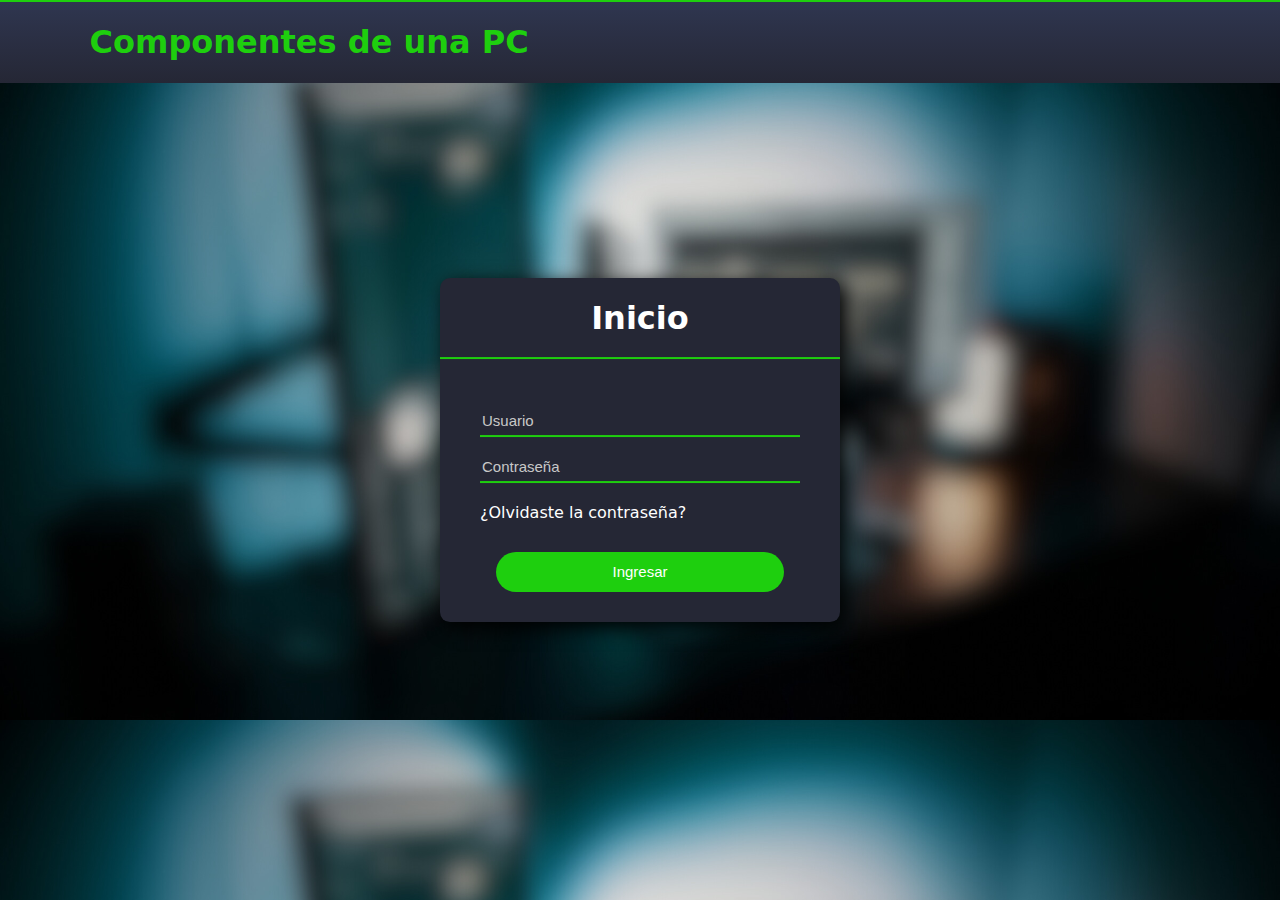
<file: Componentes/vistas/login.html>
<!DOCTYPE html>
<html lang="en">
<head>
    <meta charset="UTF-8">
    <meta name="viewport" content="width=device-width, initial-scale=1.0">
    <title>Document</title>
    <link rel="stylesheet" href="login_style.css">
</head>
<body>
    <header id="header">
        <h1 id="header_text">Componentes de una PC</h1>
    </header>
    <main>
        <section id="login_section">
            <h1 id="login_tit">Inicio</h1>
            <form id="login" action="../index2.html">
                <div class="nombre">
                    <input type="text" placeholder="Usuario" required>
                </div>
                <div class="password">
                    <input type="password" placeholder="Contraseña" required>
                </div>
                <span onclick="cc()">¿Olvidaste la contraseña?</span>
                <div class="input">
                    <input id="boton" type="submit" value="Ingresar">
                </div>
            </form>
        </section>
        <section id="cambiar">
            <div id="login_header">
                <a href="login.html"><img src="go_back.png" alt=""></a>
                <h1 id="remember_tit">Cambiar contraseña</h1>
            </div>
            <p class="texto_info">Te enviaremos un código a tu correo electrónico para que recuperes tu contraseña. <br><br> Ingresa tu correo:</p>
            <div id="forgotpassword">
                <div class="nombre">
                    <input type="email" placeholder="Email">
                </div>
                <div class="input">
                    <button id="boton_code" onclick="go_code()">Enviar</button>
                </div>
            </div>
        </section>
        <section id="codigo">
            <div id="login_header">
                <a href="login.html"><img src="go_back.png" alt=""></a>
                <h1 id="remember_tit">Cambiar contraseña</h1>
            </div>
            <p class="texto_info">Ingrese el código que se le envió al correo:</p>
            <div id="forgotpassword">
                <div class="code">
                    <input id="code" type="text" maxlength="6">
                </div>
                <p id="texto_alert"></p>
                <div class="input">
                    <button id="boton_code" onclick="check_code()">Confirmar</button>
                </div>
            </div>
        </section>
        <section id="cambiar_contraseña">
            <div id="login_header">
                <a href="login.html"><img src="go_back.png" alt=""></a>
                <h1 id="remember_tit">Cambiar contraseña</h1>
            </div>
            <p class="texto_info">Ingrese su nueva contraseña</p>
            <form id="forgotpassword">
                <div class="password">
                    <input id="password1" type="password" placeholder="Contraseña" required>
                </div>
                <div class="password">
                    <input id="password2" type="password" placeholder="Confirmar contraseña" required>
                </div>
                <div class="input">
                    <input id="boton" type="submit" value="Ingresar">
                </div>
            </form>
        </section>
    </main>
    <script src="script.js"></script>
</body>
</html>
</file>
<file: style.css>
@keyframes slidein_grid1 {
    0%{
        opacity: 0;
        transform: translateX(-100%);
    }
    20%{
        opacity: 0;
        transform: translateX(-100%);
    }
    100% {
        opacity: 1;
        transform: translateX(0);
    }
}
@keyframes slidein_grid2y3 {
    0%{
        opacity: 0;
        transform: translateX(100%);
    }
    20%{
        opacity: 0;
        transform: translateX(100%);
    }
    100% {
        opacity: 1;
        transform: translateX(0);
    }
}
@keyframes slidein_grid4 {
    0%{
        opacity: 0;
        transform: translateY(100%);
    }
    20%{
        opacity: 0;
        transform: translateY(100%);
    }
    100% {
        opacity: 1;
        transform: translateX(0);
    }
}
p{
    font-size: 100%;
}
*{
    scrollbar-width: thin;
    scrollbar-color: #3d3d3d #0d1117;
}
*::-webkit-scrollbar {
    width: 12px;
}
  
*::-webkit-scrollbar-track {
    background: #0d1117;
    color: #3d3d3d;
}
  
*::-webkit-scrollbar-thumb {
    background-color: #0d1117;
    border-radius: 20px;
    border: 3px solid transparent;
}
body{
    background-color:#0d1117;
    margin: 0;
    padding: 0;
    font-family: system-ui, -apple-system, BlinkMacSystemFont, 'Segoe UI', Roboto, Oxygen, Ubuntu, Cantarell, 'Open Sans', 'Helvetica Neue', sans-serif;
    overflow-y: auto;
    overflow-x: hidden;
}
header{
    display: flex;
    align-items: center;
    justify-content:space-around;
    min-width: 400px;
    width: fit-content;
    top: 5%;
    margin-right: auto;
    margin-left: auto;
    color: white;
    background-color: black;
    border-radius: 50px;
    position:sticky;
    z-index: 9999;
}
a{
    text-decoration: none;
    color:rgb(255, 255, 255);
}
.nav{
    margin: 10% 1%;
    font-weight: 600;
    background-color: rgba(255, 255, 255, 0.1);
    padding: 8px;
    border-radius: 50px;
    transition: all 0.15s ease-in;
    width: max-content;
}
.nav:hover{
    background-color: rgba(255, 255, 255, 0.3);
    transform: scale(1.05);
}
#here{
    background-color: rgba(255, 255, 255, 0.3);
}
main{
    display: flex;
    justify-content: center;
    margin-top: 7%;
    margin-bottom: 80px;
}
section{
    display: grid;
    grid-template-columns: 1fr 1.3fr;
    grid-template-rows: 1fr 1fr 1fr;
    gap: 1.3%;
    height: fit-content;
    width: 55vw;
    max-width: 700px;
}
.grid{
    background-color: #3d3d3d;
    border-radius: 15px;
    transition: all 0.25s ease-in-out;
    border: 3px solid #3d3d3d;
}
#grid1{
    grid-column: 1;
    grid-row: 1/3;
    animation: slidein_grid1 0.7s ease-out;
    border: 3px solid transparent;
    background: url(img/profile.png);
    background-size: cover;
    background-clip: padding-box;
    background-position: center;
}
#grid2{
    border-color: #26917f;
    background-color: #26917f;
    padding-left: 7%;
    padding-right: 7%;
    animation: slidein_grid2y3 0.73s ease-out;
}
#grid2_text{
    color: #000000;
    font-size: calc(1rem + 0.5vw + 0.8vh);
}
#grid3{
    border-color: #3f77a5;
    background-color:#3f77a5;
    padding-left: 7%;
    padding-right: 7%;
    animation: slidein_grid2y3 0.67s ease-out;
}
#grid3_text{
    color: rgb(231, 231, 231);
    font-size: calc(1rem + 0.5vw + 0.5vh);
}
#grid4{
    background: url(img/cielo.jpg);
    background-size:cover;
    padding-left: 7%;
    padding-right: 7%;
    grid-column: 1/3;
    grid-row: 3;
    animation: slidein_grid4 0.72s ease-out;
    border: 3px solid transparent;
    background-clip: padding-box;
}
#grid4_text{
    color: white;
    font-size: calc(1rem + 1vh + 0.7vw);
}


#grid1:hover{
    border: 3px solid #54cbcf;
}
#grid2:hover{
    border: 3px solid #c75467;
}
#grid3:hover{
    border: 3px solid #ffb443;
}
#grid4:hover{
    border: 3px solid #5ab34e;
}
</file>
<file: Componentes/estilos.css>
/* Scroll suave */
html{
    scroll-behavior: smooth;
}

/* Básico */
body {
    font-family:system-ui, -apple-system, BlinkMacSystemFont, 'Segoe UI', Roboto, Oxygen, Ubuntu, Cantarell, 'Open Sans', 'Helvetica Neue', sans-serif;
    margin: 0;
    padding: 0;
}


/* Header */
header{
    border-top: solid rgb(30, 207, 14) 3px;
    display:flex;
    width: 100%;
    background: linear-gradient(rgb(47, 54, 80),rgb(37, 39, 53));
    text-align: left;
    justify-content: space-between;
    align-items: center;
    padding: 0%;
    margin: 0%;
}
/* Botón login */
#login_button{
    background-color: rgb(30, 207, 14);
    width: 90px;
    height: 40px;
    margin-right: 4%;
    border-radius: 50px;
    font-family: system-ui, -apple-system, BlinkMacSystemFont, 'Segoe UI', Roboto, Oxygen, Ubuntu, Cantarell, 'Open Sans', 'Helvetica Neue', sans-serif;
    font-size: 15px;
    font-weight: bold;
    color: white;
    outline: none;
    border: none;
    transition: all 0.15s ease;
}
/* Al pasar el mouse por arriba */
#login_button:hover{
    border: 2px solid white;
    transform: scale(1.05);
    cursor: pointer;
}
/* Al clickear */
#login_button:active{
    background-color: rgb(24, 158, 12);
    transform: scale(0.95);
}

/*Display flex para el contenido principal*/
#principal{
    display: flex;
}


/*Texto introducción*/
#inicioText{
    color: white;
    font-size: 30px;

}
#inicio{
    border-bottom: solid rgb(30, 207, 14) 1px;
    text-align: center;
    padding: 10% 20%;
    background-image: url(img/inicio.jpg);
    background-repeat: no-repeat;
    background-size: cover;
    background-position-y: center;
    background-attachment: fixed;
}


/*Sección lateral de navegación*/
#navList{
    border-top: 1px solid rgb(30, 207, 14);
    padding: 15px 0px 0px 0px;
    width: 100%;
    height: 25vh;
    min-height: 56vh;
    position: -webkit-sticky;
    position: sticky;
    top: 0%;
}
#nav{
    overflow: visible;
    width: 20%;
    background-color: rgb(36, 37, 48);
    margin-top: 0;
    color: black;
}


/* Links del nav*/
.comp_index{
    /*Estilo*/
    width: 70%;
    padding: 7px 0px 7px 20px;
    margin: 0;
    font-size: 20px;
    color: white;
    border-radius: 0px 5px 5px 0;
    border-left:2px solid transparent;
    transition:all 0.25s ease;
    align-items: center;
}
span{
    /* Offset para los links internos */
    position:absolute; top:-20px;
}
.comp_index:hover{
    /* Animación hover */
    background-color: rgb(255,255,255,0.15);
    border-left:2px solid rgb(30, 207, 14);
    padding-left: 30px;
}


/*Sección principal de componentes*/
#section_main{
    border-top: 1px solid rgb(30, 207, 14);
    background-color: rgb(26, 26, 36);
    width: 80%;
}

#comp_icon{
    width: 12%;
    padding: 5px;
    filter: invert(100%) brightness(100%) grayscale(100%);
}

/* Secciones componentes */
.comp{
    height: fit-content;
    display: flex;
    background-color: rgb(56, 56, 68);
    margin: 40px 40px 50px 10px;
    border-radius: 10px;
    max-height: 300px;
    overflow: hidden;

}
.titulo_comp{
    display: flex;
    color:white;
    margin: 1.8vw 0;
    margin-left: 30px;
    align-items: center;
    font-size: 2.3vw;
}
.imagen_componente{
    margin: 0;
    object-fit: cover;
    width: 20vw;
}
.text_componente{
    border-top:2px solid rgb(30, 207, 14);
    color: white;
    text-align: justify;
    font-size: 1.7vw;
    padding: 15px 0;
    margin-top: 0;
    margin-bottom: 20px;
    margin-left: 30px;
    margin-right: 50px;
}
.comp_content{
    display: flex;
    flex-direction: column;
}


/*Quitar color azul subrayado de los hipertextos*/
a{
    display: flex;
    text-decoration: none;
    color: black;
}


/* Configuración del texto del header */
h1{ 
    position:relative; 
    margin-left:7%;
    color: rgb(30, 207, 14);
}


/* Footer */
footer{
    border-top: solid rgb(30, 207, 14) 2px;
    background: linear-gradient(rgb(37, 39, 53),rgb(47, 54, 80));
    width: 100%;
    padding: 0%;
    margin: 0%;
    color: white;
    padding-bottom: 25px;
}

#foot_sec_1{
    display: flex;
    justify-content: space-between;
    margin: 0 13%;
    padding-left: 10px;
    padding: 1% 0;
    border-bottom: 2px solid rgb(30, 207, 14);
}
#foot_sec_2{
    display: flex;
    justify-content: space-around;
}
#footer_img_div{
    display: flex;
    align-items: center;
}
.footer_img{
    width: 40px;
    margin: 3px 6px;
    background-blend-mode: hue;
}
#nombres {
    display: grid;
    grid-template-columns: repeat(2, 1fr);
    text-align: center;
}

ul{
    list-style: none;
}

#name {
    padding-top: 5px;
    padding-bottom: 10px;
    padding-left: 10px;
    padding-right: 10px;
}

h3{
    margin-left: 30px;
}

.form{
    display: flex;
}
#form_part1{
    display: flex;
    flex-direction: column;
    align-items: center;
    padding-top: 10px;
    padding-right: 10px;
}
#form_part2{
    display: flex;
    flex-direction: column;
    align-items: center;
    padding-top: 9.3px;
}

#form_part3{
    padding-left: 10px;
    padding-top: 15px;
}

textarea{
    resize: none;
    margin: 0;
    padding-bottom: 15.5px;
    border-bottom: 2px solid rgb(30, 207, 14);
}

.campo {
    margin: 5px 0;
    padding-bottom: 5px;
    border-bottom: 2px solid rgb(30, 207, 14);
}
input, textarea{
    font-family: 'Lucida Sans', 'Lucida Sans Regular', 'Lucida Grande', 'Lucida Sans Unicode', Geneva, Verdana, sans-serif;
    font-size: 15px;
    color: white;
    width: 100%;
    background: none;
    outline: none;
    border: none;
}
::-webkit-input-placeholder {
    color: rgb(200, 200, 200);
}
.input {
    margin-top: 10px;
    display: flex;
    justify-content: center;
}

.boton_container{
    margin-top: 10px;
}

form:valid #boton {
    cursor: pointer;
    disabled: false;
}
#boton {
    background-color: rgb(30, 207, 14);
    width: 60px;
    height: 40px;
    border-radius: 30px;
    disabled: true;
}
#boton:hover {
    border: 2px solid white;
    cursor: not-allowed;
}

#text_contacto{
    text-align: center;
    padding-right: 55px;
    padding-top: 20.5px;
    text-decoration: underline;
}
</file>
<file: koenigsegg/style.css>
body{
    font-family: 'Lucida Sans', 'Lucida Sans Regular', 'Lucida Grande', 'Lucida Sans Unicode', Geneva, Verdana, sans-serif;
    margin: 0;
    padding: 0;
    background-color: rgb(234, 234, 234);
}
/* Works on Firefox */
* {
    scrollbar-width: thin;
    scrollbar-color: rgb(124, 124, 124) rgb(17, 17, 17);
  }
  
  /* Works on Chrome, Edge, and Safari */
  *::-webkit-scrollbar {
    width: 12px;
  }
  
  *::-webkit-scrollbar-track {
    background: rgb(17, 17, 17);
  }
  
  *::-webkit-scrollbar-thumb {
    background-color: rgb(26,26,26);
    border-radius: 20px;
    border: 1px solid orange;
  }
header{
    background: linear-gradient(to right, rgb(63, 63, 63),rgb(32, 32, 32));
    padding: 30px;
    margin: 0;
}
main{
    margin: 2% 1.5% 0 1.5%;
}
.logotext{
    width:300px;
}
progress{
    margin: 0;
    height: 40px;
    width: 100%;
    background-color: rgb(202, 202, 202);
    border-radius: 3px;
}
progress::-webkit-progress-value {
    background-color: rgb(241, 212, 43);
}
progress::-moz-progress-bar {
    background-color: rgb(241, 212, 43); 
}
section{
    margin: 1.5% 0 1.5% 0;
    background: linear-gradient(to right, rgb(68, 68, 68),rgb(134, 134, 134));
    border-radius: 10px;
    padding: 1%;
}
.bookshelf{
    display:flex;
    justify-content: center;
    width: fit-content;
}
.about{
    display:flex;
    justify-content: center;
}
.logo{
    border-radius: 10px;
}
.aboutText{
    margin-right: 500px;
}
.img{
    overflow:hidden;
    margin: 0 0px 0 0px;
    transition: transform 0.2s ease-in;
}
.imagen{
    aspect-ratio: 4/3;
    object-fit: cover;
    width: 25vw;
    border:3px solid color(from red srgb 255 255 255);
}
#img1{
    border-top-left-radius: 10px;
    border-bottom-left-radius: 10px ;
}
#img3{
    border-top-right-radius: 10px;
    border-bottom-right-radius: 10px;
}
footer{
    background-color: #333;
    color: white;
    text-align:center;
    padding: 10px;
    bottom: 0;
    height: 10%;
    opacity: 80%;
}
.img:hover{
    transform: scale(1.2);
}
article{
    background-color: #333;
    color: white;
    display: flex;
    justify-content: right;
    padding: 10px;
    position: fixed;
    bottom: 0;
    opacity: 100%;
}
</file>
<file: style_about.css>
@keyframes slidein_grid1 {
    0%{
        opacity: 0;
        transform: translateX(-100%);
    }
    20%{
        opacity: 0;
        transform: translateX(-100%);
    }
    100% {
        opacity: 1;
        transform: translateX(0);
    }
}
@keyframes slidein_grid2 {
    0%{
        opacity: 0;
        transform: translateY(-70%);
    }
    20%{
        opacity: 0;
        transform: translateY(-70%);
    }
    100% {
        opacity: 1;
        transform: translateY(0);
    }
}
@keyframes slidein_grid4 {
    0%{
        opacity: 0;
        transform: translateY(70%);
    }
    20%{
        opacity: 0;
        transform: translateY(70%);
    }
    100% {
        opacity: 1;
        transform: translateY(0);
    }
}
@keyframes slidein_grid3y5 {
    0%{
        opacity: 0;
        transform: translateX(100%);
    }
    20%{
        opacity: 0;
        transform: translateX(100%);
    }
    100% {
        opacity: 1;
        transform: translateX(0);
    }
}
@keyframes slidein_grid6 {
    0%{
        opacity: 0;
        transform: translateY(100%);
    }
    20%{
        opacity: 0;
        transform: translateY(100%);
    }
    100% {
        opacity: 1;
        transform: translateY(0);
    }
}
*{
    scrollbar-width: thin;
    scrollbar-color: #3d3d3d #0d1117;
}
*::-webkit-scrollbar {
    width: 12px;
}
  
*::-webkit-scrollbar-track {
    background: #0d1117;
    color: #3d3d3d;
}
  
*::-webkit-scrollbar-thumb {
    background-color: #0d1117;
    border-radius: 20px;
    border: 3px solid transparent;
}
body{
    background-color:#0d1117;
    margin: 0;
    font-family: system-ui, -apple-system, BlinkMacSystemFont, 'Segoe UI', Roboto, Oxygen, Ubuntu, Cantarell, 'Open Sans', 'Helvetica Neue', sans-serif;
    overflow-y: auto;
    overflow-x: hidden;
}

header{
    display: flex;
    align-items: center;
    justify-content:space-around;
    min-width: 400px;
    width: fit-content;
    top: 5%;
    margin-right: auto;
    margin-left: auto;
    color: white;
    background-color: black;
    border-radius: 50px;
    position:sticky;
    z-index: 9999;
}
a{
    text-decoration: none;
    color: white;
    color:rgb(255, 255, 255);
}
.nav{
    margin: 10px;
    font-weight: 600;
    background-color: rgba(255, 255, 255, 0.1);
    padding: 8px;
    border-radius: 50px;
    transition: all 0.15s ease-in;
    width: max-content;
}
.nav:hover{
    background-color: rgba(255, 255, 255, 0.3);
    transform: scale(1.05);
}
#here{
    background-color: rgba(255, 255, 255, 0.3);
}
main{
    display: flex;
    justify-content: center;
    margin-top: 7%;
    height: fit-content;
}
section{
    display: grid;
    grid-template-columns: 1fr 1fr 1fr;
    grid-template-rows: 0.9fr 0.9fr 1.2fr;
    gap: 1.7%;
    height: fit-content;
    width: 70vw;
    max-width: 800px;
}
.grid{
    background-color: #3d3d3d;
    border-radius: 15px;
    transition: border 0.25s ease-in-out, color 0.25s ease-in-out, background-color 0.25s ease-in-out;
    border: 3px solid transparent;
    position:relative;
}
#grid1{
    grid-column: 1;
    grid-row: 1/3;
    color: rgb(197, 197, 197);
    padding-left: 3%;
    padding-right: 3%;
    animation: slidein_grid1 0.64s ease-out;
    will-change: transform;
}
#grid2{
    background: url(img/moon-reflected-lake.jpg);
    background-size: cover;
    background-clip: padding-box;
    animation: slidein_grid2 0.7s ease-out;
    will-change: transform;
}
#grid3{
    animation: slidein_grid3y5 0.71s ease-out;
    will-change: transform;
    display: flex;
    flex-direction: column;
    align-items:center;
    text-align: center;
    color: rgb(197, 197, 197);
    margin-top: 0;
    font-weight: bold;
    padding-bottom: 10px;
}
.tecno_grid{
    display: grid;
    grid-template-columns: 1fr 1fr 1fr;
    grid-template-rows: 1fr 1fr;
    gap: 10px;
}
#tecno1{
    width: 30px;
    height: 30px;
}
#tecno2{
    width: 30px;
    height: 30px;
}
#tecno3{
    height: 30px;
    width: auto;
}
#tecno4{
    height: 30px;
    width: auto;
}
#tecno5{
    height: 30px;
    width: auto;
}
#tecno6{
    height: 30px;
    width: auto;
}
#tecno7{
    height: 30px;
    width: auto;
    grid-column: 1;
    grid-row: 3;
}
#tecno8{
    height: 30px;
    width: auto;
    grid-column: 3;
    grid-row: 3;
}
#grid4{
    animation: slidein_grid4 0.4s ease-out;
    will-change: transform;
    
}
#github{
    margin:auto;
    display: flex;
    flex-direction: column;
    padding-top: 5%;
    text-align: center;
    color: rgb(226, 226, 226);
}
#git_logo{
    object-fit: cover;
    margin-left: auto;
    margin-right: auto;
    margin-bottom: 0;
    width: 100px;
    height: 100px;
    border: 5px solid #0d1117;
    border-radius: 100px;
}
h2{
    transition: all 0.25s ease-in-out;
}
#grid5{
    background: url(img/starry-sky-town.jpg);
    background-size: cover;
    background-clip: padding-box;
    animation: slidein_grid3y5 0.61s ease-out;
    will-change: transform;
}
#grid6{
    grid-column: 1/4;
    grid-row: 3;
    color: rgb(197, 197, 197);
    padding-left: 3%;
    padding-right: 3%;
    margin-bottom: 80px;
    animation: slidein_grid6 0.73s ease-out;
    will-change: transform;
}
#text_about{
    text-wrap:pretty;
}
#grid1:hover{
    border-color: aquamarine;
}
#grid2:hover{
    border-color: #6344eb;
}
#grid3:hover{
    border-color: rgb(248, 143, 225);
}
#grid4:hover{
    background-color:#eb9544;
}
#grid4:hover h2{
    color: black;
}
#grid5:hover{
    border-color: #6344eb;
}
#grid6:hover{
    border-color: rgb(255, 200, 21);
}
</file>
<file: style_contact.css>
@keyframes slidein_1 {
    0%{
        opacity: 0;
        transform: translateX(-50%);
    }
    20%{
        opacity: 0;
        transform: translateX(-50%);
    }
    100% {
        opacity: 1;
        transform: translateX(0);
    }
}
@keyframes slidein_2{
    0%{
        opacity: 0;
        transform: translateX(50%);
    }
    20%{
        opacity: 0;
        transform: translateX(50%);
    }
    100% {
        opacity: 1;
        transform: translateX(0);
    }
}
p{
    font-size: 100%;
}
body{
    background-color:#0d1117;
    margin: 0;
    padding: 0;
    font-family: system-ui, -apple-system, BlinkMacSystemFont, 'Segoe UI', Roboto, Oxygen, Ubuntu, Cantarell, 'Open Sans', 'Helvetica Neue', sans-serif;
}
header{
    display: flex;
    align-items: center;
    justify-content:space-around;
    min-width: 400px;
    width: fit-content;
    top: 5%;
    margin-right: auto;
    margin-left: auto;
    color: white;
    background-color: black;
    border-radius: 50px;
    position:sticky;
    z-index: 9999;
}
a{
    text-decoration: none;
    color: white;
    color:rgb(255, 255, 255);
}
.nav{
    margin: 10px;
    font-weight: 600;
    background-color: rgba(255, 255, 255, 0.1);
    padding: 8px;
    border-radius: 50px;
    transition: all 0.15s ease-in;
    width: max-content;
}
.nav:hover{
    background-color: rgba(255, 255, 255, 0.3);
    transform: scale(1.05);
}
#here{
    background-color: rgba(255, 255, 255, 0.3);
}
main{
    display: flex;
    flex-flow: column;
    align-items: center;
    margin-top: 7%;
    margin-bottom: 80px;
}
section{
    display: flex;
    justify-content: flex-start;
    align-items: center;
    width: 30%;
    margin-top: 30px;
    min-width: 500px;
    background-color: #3d3d3d;
    padding: 10px 20px;
    border: 3px solid transparent;
    border-radius: 15px;
    transition: border-color 0.15s ease, transform 0.15s ease, color 0.15s ease, background-color 0.15s ease;
}
img{
    width: 50px;
    height: 50px;
    margin-right: 20px;
}
#whatsapp{
    color: #29a71a;
    animation: slidein_1 0.5s ease;
}
#whatsapp:hover{
    border-color: #29a71a;
    transform: translateY(-7px);
}
#whatsapp:active{
    color: white;
    background-color: #29a71a;
}
#gmail{
    color: #f44235;
    animation: slidein_2 0.53s ease;
}
#gmail h2{
    font-weight: normal;
}
#gmail:hover{
    border-color: #f44235;
    transform: translateY(-7px);
}
#gmail:active{
    color: white;
    background-color: #f44235;
}
#linkedin{
    animation: slidein_1 0.45s ease;
    color: #0077b5;
}
#linkedin:hover{
    border-color: #0077b5;
    transform: translateY(-7px);
}
#facebook{
    animation: slidein_2 0.48s ease;
    color: #1976d2;
}
#facebook:hover{
    border-color: #1976d2;
    transform: translateY(-7px);
}
</file>
<file: style_works.css>
@keyframes slidein_project1 {
    0%{
        opacity: 0;
        transform: translateX(-40%);
    }
    20%{
        opacity: 0;
        transform: translateX(-40%);
    }
    100% {
        opacity: 1;
        transform: translateX(0);
    }
}
@keyframes slidein_project2 {
    0%{
        opacity: 0;
        transform: translateX(40%);
    }
    20%{
        opacity: 0;
        transform: translateX(40%);
    }
    100% {
        opacity: 1;
        transform: translateX(0);
    }
}
*{
    scrollbar-width: thin;
    scrollbar-color: #3d3d3d #0d1117;
}
*::-webkit-scrollbar {
    width: 12px;
}
  
*::-webkit-scrollbar-track {
    background: #0d1117;
    color: #3d3d3d;
}
  
*::-webkit-scrollbar-thumb {
    background-color: #0d1117;
    border-radius: 20px;
    border: 3px solid transparent;
}
body{
    background-color:#0d1117;
    margin: 0;
    padding: 0;
    font-family: system-ui, -apple-system, BlinkMacSystemFont, 'Segoe UI', Roboto, Oxygen, Ubuntu, Cantarell, 'Open Sans', 'Helvetica Neue', sans-serif;
    align-items: center;
    overflow-y: auto;
    overflow-x: hidden;
}
p{
    font-size: 100%;
    margin: 0;
}
h2{
    font-size: 150%;
}
header{
    display: flex;
    align-items: center;
    justify-content:space-around;
    min-width: 400px;
    width: fit-content;
    top: 5%;
    margin-right: auto;
    margin-left: auto;
    color: white;
    background-color: black;
    border-radius: 50px;
    position:sticky;
    z-index: 9999;
}
a{
    text-decoration: none;
    color:rgb(255, 255, 255);
}
.nav{
    margin: 10px;
    font-weight: 600;
    background-color: rgba(255, 255, 255, 0.1);
    padding: 8px;
    border-radius: 50px;
    transition: all 0.15s ease-in;
    width: max-content;
}
.nav:hover{
    background-color: rgba(255, 255, 255, 0.3);
    transform: scale(1.05);
}
#here{
    background-color: rgba(255, 255, 255, 0.3);
}
main{
    display: flex;
    flex-direction: column;
    justify-content: center;
    align-items: center;
    margin-top: 80px;
    margin-bottom: 80px;
}
.project1{
    display: flex;
    width: 60%;
    background: url(img/gilver.PNG);
    background-size: cover;
    background-position: center;
    background-clip: padding-box;
    height: max-content;
    padding-bottom: 1%;
    margin-bottom: 40px;
    border: 3px solid transparent;
    border-radius: 15px;
    transition: border-color 0.15s ease-in,transform 0.15s ease-in;
    animation: slidein_project1 0.7s ease-out;
}
.project2{
    display: flex;
    width: 60%;
    background: url(img/cortazar.PNG);
    background-size: cover;
    background-position: center;
    background-clip: padding-box;
    height: max-content;
    padding-bottom: 1%;
    margin-bottom: 40px;
    border: 3px solid transparent;
    border-radius: 15px;
    transition: border-color 0.15s ease-in,transform 0.15s ease-in;
    animation: slidein_project2 0.71s ease-out;
}
.project3{
    display: flex;
    width: 60%;
    background: url(img/componentes.PNG);
    background-size: cover;
    background-position: center;
    background-clip: padding-box;
    height: max-content;
    padding-bottom: 1%;
    margin-bottom: 40px;
    border: 3px solid transparent;
    border-radius: 15px;
    transition: border-color 0.15s ease-in,transform 0.15s ease-in;
    animation: slidein_project1 0.65s ease-out;
}
.project4{
    display: flex;
    width: 60%;
    background: url(img/koegn.PNG);
    background-size: cover;
    background-position: center;
    background-clip: padding-box;
    height: max-content;
    padding-bottom: 1%;
    margin-bottom: 40px;
    border: 3px solid transparent;
    border-radius: 15px;
    transition: border-color 0.15s ease-in,transform 0.15s ease-in;
    animation: slidein_project2 0.68s ease-out;
}
.project1:hover{
    border-color: rgb(22, 212, 165);
    transform: scale(1.03);
}
.project2:hover{
    border-color: #bf216d;
    transform: scale(1.03);
}
.project3:hover{
    border-color: rgb(22, 212, 165);
    transform: scale(1.03);
}
.project4:hover{
    border-color: #caeb54;
    transform: scale(1.03);
}

.project_text{
    display: flex;
    flex-direction: column;
    color: white;
    padding: 0 3% 1% 4%;
}
</file>
<file: Componentes/estilos2.css>
/* Scroll suave */
*,html{
    scroll-behavior: smooth;
}

/* Básico */
body {
    font-family:system-ui, -apple-system, BlinkMacSystemFont, 'Segoe UI', Roboto, Oxygen, Ubuntu, Cantarell, 'Open Sans', 'Helvetica Neue', sans-serif;
    margin: 0;
    padding: 0;
}


/* Header */
header{
    border-top: solid rgb(30, 207, 14) 3px;
    display:flex;
    width: 100%;
    background: linear-gradient(rgb(47, 54, 80),rgb(37, 39, 53));
    text-align: left;
    justify-content: space-between;
    align-items: center;
    padding: 0%;
    margin: 0%;
}
/* Botón de usuario */
#user{
    margin-right: 4%;
    width: 45px;
    height: 45px;
    filter: invert(0.35) sepia(1) hue-rotate(100deg) saturate(1000%);
    border-radius: 40px;
    border: 2.3px solid rgba(30, 207, 14, 0.699);
    transition:all 0.15s ease;
}
/* Al pasar el mouse por arriba */
#user:hover{
    cursor: pointer;
    border: 2.3px solid rgba(30, 207, 14);
    filter: invert(0.7) sepia(1) hue-rotate(100deg) saturate(1000%);
}
/* Al clickear */
#user:active{
    transform: scale(1.05);    
}


.user_menu{
    float: right;
    margin-right: 1%;
    background: #31323f;
    width: 200px;
    box-sizing: 0 5px 25px rgba(0, 0, 0, 0.1);
    border-radius: 0 0 15px 15px;
    transition: 0.25s;
    visibility: hidden;
    opacity: 0;
}
.user_menu.active{
    visibility: visible;
    opacity: 1;
}
ul{
    padding: 0;
}
.user_menu ul li{
    list-style: none;
    margin: 0px 16px;
    padding: 10px 0;
    border-top: 1px solid rgb(255, 255, 255);
    display: flex;
    align-items: center;
    color: white;
}
.user_text{
    color: white;
}
h3{
    color: white;
}
#logout{
    color: rgb(255, 107, 107);
}

/*Display flex para el contenido principal*/
#principal{
    display: flex;
}


/*Texto introducción*/
#inicioText{
    color: white;
    font-size: 30px;
}
#inicio{
    border-bottom: solid rgb(30, 207, 14) 1px;
    text-align: center;
    padding: 10% 20%;
    background-image: url(img/inicio.jpg);
    background-repeat: no-repeat;
    background-size: cover;
    background-position-y: center;
    background-attachment: fixed;
}


/*Sección lateral de navegación*/
#navList{
    border-top: 1px solid rgb(30, 207, 14);
    padding: 15px 0px 0px 0px;
    width: 100%;
    height: 25vh;
    min-height: 56vh;
    position: -webkit-sticky;
    position: sticky;
    top: 0%;
}
#nav{
    overflow: visible;
    width: 20%;
    background-color: rgb(36, 37, 48);
    margin-top: 0;
    color: black;
}


/* Links del nav*/
.comp_index{
    /*Estilo*/
    width: 70%;
    padding: 7px 0px 7px 20px;
    margin: 0;
    font-size: 20px;
    color: white;
    border-radius: 0px 5px 5px 0;
    border-left:2px solid transparent;
    transition:all 0.25s ease;
}
span{
    /* Offset para los links internos */
    position:absolute; top:-20px;
}
.comp_index:hover{
    /* Animación hover */
    background-color: rgb(255,255,255,0.15);
    border-left:2px solid rgb(30, 207, 14);
    padding-left: 30px;
}


/*Sección principal de componentes*/
#section_main{
    border-top: 1px solid rgb(30, 207, 14);
    background-color: rgb(26, 26, 36);
    width: 80%;
}

#comp_icon{
    width: 12%;
    padding: 5px;
    filter: invert(100%) brightness(100%) grayscale(100%);
}

/* Secciones componentes */
.comp{
    height: fit-content;
    display: flex;
    background-color: rgb(56, 56, 68);
    margin: 40px 40px 50px 10px;
    border-radius: 10px;
    max-height: 300px;
    overflow: hidden;

}
.titulo_comp{
    display: flex;
    color:white;
    margin: 1.8vw 0;
    margin-left: 30px;
    align-items: center;
    font-size: 2.3vw;
}
.imagen_componente{
    margin: 0;
    object-fit: cover;
    width: 20vw;
}
.text_componente{
    border-top:2px solid rgb(30, 207, 14);
    color: white;
    text-align: justify;
    font-size: 1.7vw;
    padding: 15px 0;
    margin-top: 0;
    margin-bottom: 20px;
    margin-left: 30px;
    margin-right: 50px;
}
.comp_content{
    display: flex;
    flex-direction: column;
}


/*Quitar color azul subrayado de los hipertextos*/
a{
    display: flex;
    text-decoration: none;
    color: black;
}


/* Configuración del texto del header */
h1{ 
    position:relative; 
    margin-left:7%;
    color: rgb(30, 207, 14);
}


/* Footer */
footer{
    border-top: solid rgb(30, 207, 14) 2px;
    background: linear-gradient(rgb(37, 39, 53),rgb(47, 54, 80));
    width: 100%;
    padding: 0%;
    margin: 0%;
    color: white;
    padding-bottom: 25px;
}

#foot_sec_1{
    display: flex;
    justify-content: space-between;
    margin: 0 13%;
    padding-left: 10px;
    padding: 1% 0;
    border-bottom: 2px solid rgb(30, 207, 14);
}
#foot_sec_2{
    display: flex;
    justify-content: space-around;
}
#footer_img_div{
    display: flex;
    align-items: center;
}
.footer_img{
    width: 40px;
    margin: 3px 6px;
    background-blend-mode: hue;
}
#nombres {
    display: grid;
    grid-template-columns: repeat(2, 1fr);
    text-align: center;
}

ul{
    list-style: none;
}

#name {
    padding-top: 5px;
    padding-bottom: 10px;
    padding-left: 10px;
    padding-right: 10px;
}

h3{
    margin-left: 30px;
}

.form{
    display: flex;
}
#form_part1{
    display: flex;
    flex-direction: column;
    align-items: center;
    padding-top: 10px;
    padding-right: 10px;
}
#form_part2{
    display: flex;
    flex-direction: column;
    align-items: center;
    padding-top: 9.3px;
}

#form_part3{
    padding-left: 10px;
    padding-top: 15px;
}

textarea{
    resize: none;
    margin: 0;
    padding-bottom: 15.5px;
    border-bottom: 2px solid rgb(30, 207, 14);
}

.campo {
    margin: 5px 0;
    padding-bottom: 5px;
    border-bottom: 2px solid rgb(30, 207, 14);
}
input, textarea{
    font-family: 'Lucida Sans', 'Lucida Sans Regular', 'Lucida Grande', 'Lucida Sans Unicode', Geneva, Verdana, sans-serif;
    font-size: 15px;
    color: white;
    width: 100%;
    background: none;
    outline: none;
    border: none;
}
::-webkit-input-placeholder {
    color: rgb(200, 200, 200);
}
.input {
    margin-top: 10px;
    display: flex;
    justify-content: center;
}

.boton_container{
    margin-top: 10px;
}

form:valid #boton {
    cursor: pointer;
    disabled: false;
}
#boton {
    background-color: rgb(30, 207, 14);
    width: 60px;
    height: 40px;
    border-radius: 30px;
    disabled: true;
}
#boton:hover {
    border: 2px solid white;
    cursor: not-allowed;
}

#text_contacto{
    text-align: center;
    padding-right: 55px;
    padding-top: 20.5px;
    text-decoration: underline;
}
</file>
<file: Componentes/vistas/login_style.css>
body{
    font-family: system-ui, -apple-system, BlinkMacSystemFont, 'Segoe UI', Roboto, Oxygen, Ubuntu, Cantarell, 'Open Sans', 'Helvetica Neue', sans-serif;
    background-image: url(./back_login.png);
    background-size:cover;
    margin: 0;
    padding: 0;
}

header{
    border-top: solid rgb(30, 207, 14) 2px;
    display:flex;
    width: 100%;
    background: linear-gradient(rgb(47, 54, 80),rgb(37, 39, 53));
    text-align: left;
    padding: 0%;
    margin: 0%;
}

#header_text{ 
    position:relative; 
    margin-left:7%;
    color: rgb(30, 207, 14);
}
section{
    position: absolute;
    top: 50%;
    left: 50%;
    width: 400px;
    transform: translate(-50%,-50%);
    background-color: rgb(37, 39, 53);
    border-radius: 10px;
    box-shadow: 5px 5px 20px black;
}

#login_section {
    opacity: 100%;
}

#cambiar{
    visibility: hidden;
    opacity: 0%;
}
.texto_info{
    font-size: 110%;
    color: white;
    padding: 10px 40px 0 40px;
    text-align: center;
}
#boton_code{
    font-family: 'Lucida Sans', 'Lucida Sans Regular', 'Lucida Grande', 'Lucida Sans Unicode', Geneva, Verdana, sans-serif;
    font-size: 15px;
    color: white;
    width: 100%;
    outline: none;
    border: none;
    background-color: rgb(30, 207, 14);
    width: 90%;
    height: 40px;
    border-radius: 50px;
}
#boton_code:hover{
    border: 2px solid white;
    cursor: pointer;
}

#codigo{
    visibility: hidden;
    opacity: 0%;
}
.code{
    margin: 20px 100px;
    padding-bottom: 3px;
    border: 2px solid rgb(30, 207, 14);
    border-radius: 10px;
    scale: 1.5;
}
#code{
    text-align: center;
}
#texto_alert{
    font-size: 110%;
    font-weight: bold;
    color: rgb(214, 91, 91);
    padding: 10px 40px 0 40px;
    text-align: center;
}
#cambiar_contraseña{
    visibility: hidden;
    opacity: 0%;
}

#login_tit{
    color: white;
    text-align: center;
    border-bottom: 2px rgb(30, 207, 14) solid;
    padding-bottom: 20px;
}
#remember_tit{
    color: white;
    text-align: center;
    margin-left: 15px;
}
#login_header{
    border-bottom: 2px rgb(30, 207, 14) solid;
    display:flex;
    justify-content: flex-start;
    align-items: center;
}
img{
    margin: 30px;
    height: 30px;
    width: 30px;
    cursor: pointer;
}
#login{
    position: relative;
    padding: 10px 40px 30px 40px;
}
.nombre{
    margin: 20px 0;
    padding-bottom: 5px;
    border-bottom: 2px solid rgb(30, 207, 14);
}
.password{
    margin: 20px 0;
    padding-bottom: 5px;
    border-bottom: 2px solid rgb(30, 207, 14);
}
input{
    font-family: 'Lucida Sans', 'Lucida Sans Regular', 'Lucida Grande', 'Lucida Sans Unicode', Geneva, Verdana, sans-serif;
    font-size: 15px;
    color: white;
    width: 100%;
    background: none;
    outline: none;
    border: none;
}
::-webkit-input-placeholder{
    color: rgb(200, 200, 200);
}
.input{
    margin-top: 30px;
    display: flex;
    justify-content: center;
}

form:valid #boton{
    cursor: pointer;
    disabled: false;
}

#boton{
    background-color: rgb(30, 207, 14);
    width: 90%;
    height: 40px;
    border-radius: 50px;
    disabled: true;
}
#boton:hover{
    border: 2px solid white;
    cursor: not-allowed;
}
span{
    color: white;
    cursor: pointer;
}
span:hover{
    text-decoration: underline;
    color: rgb(0, 132, 255);
}

#forgotpassword{
    position: relative;
    padding: 10px 40px 30px 40px;
}
</file>
